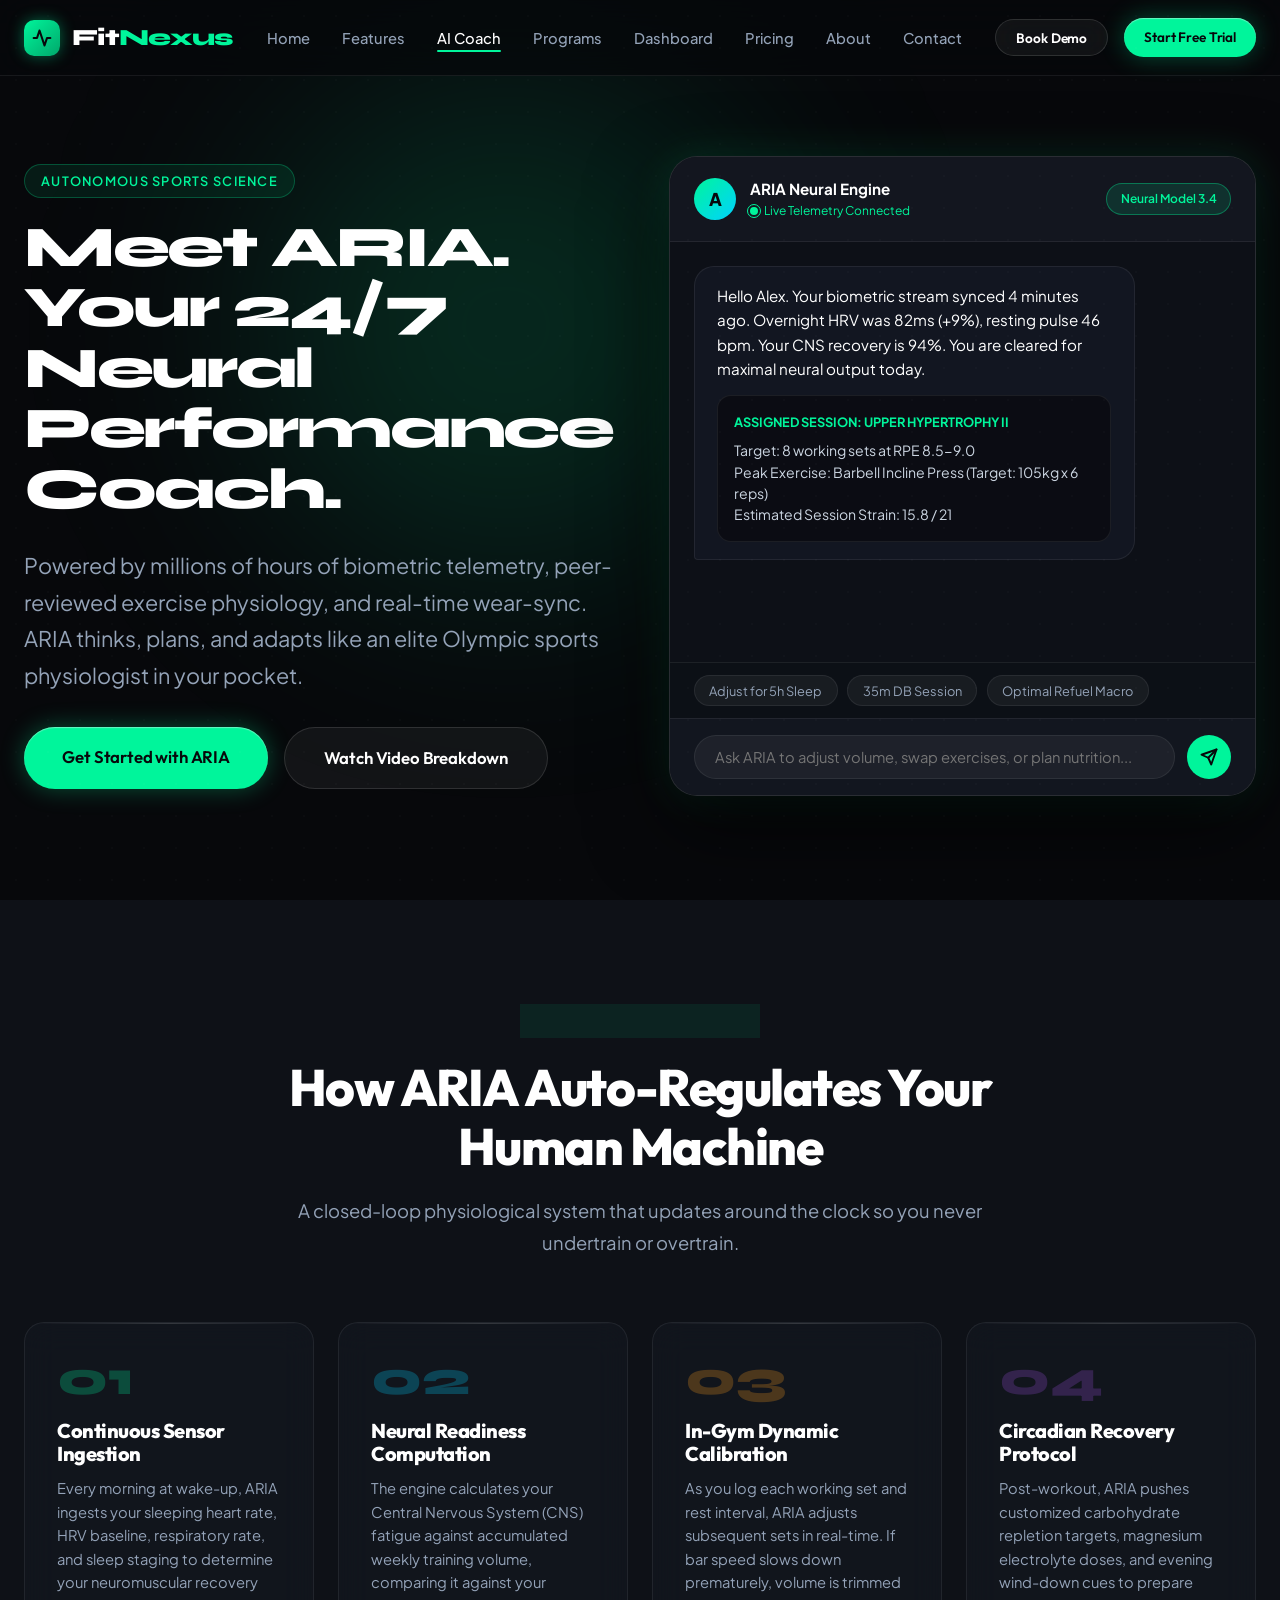
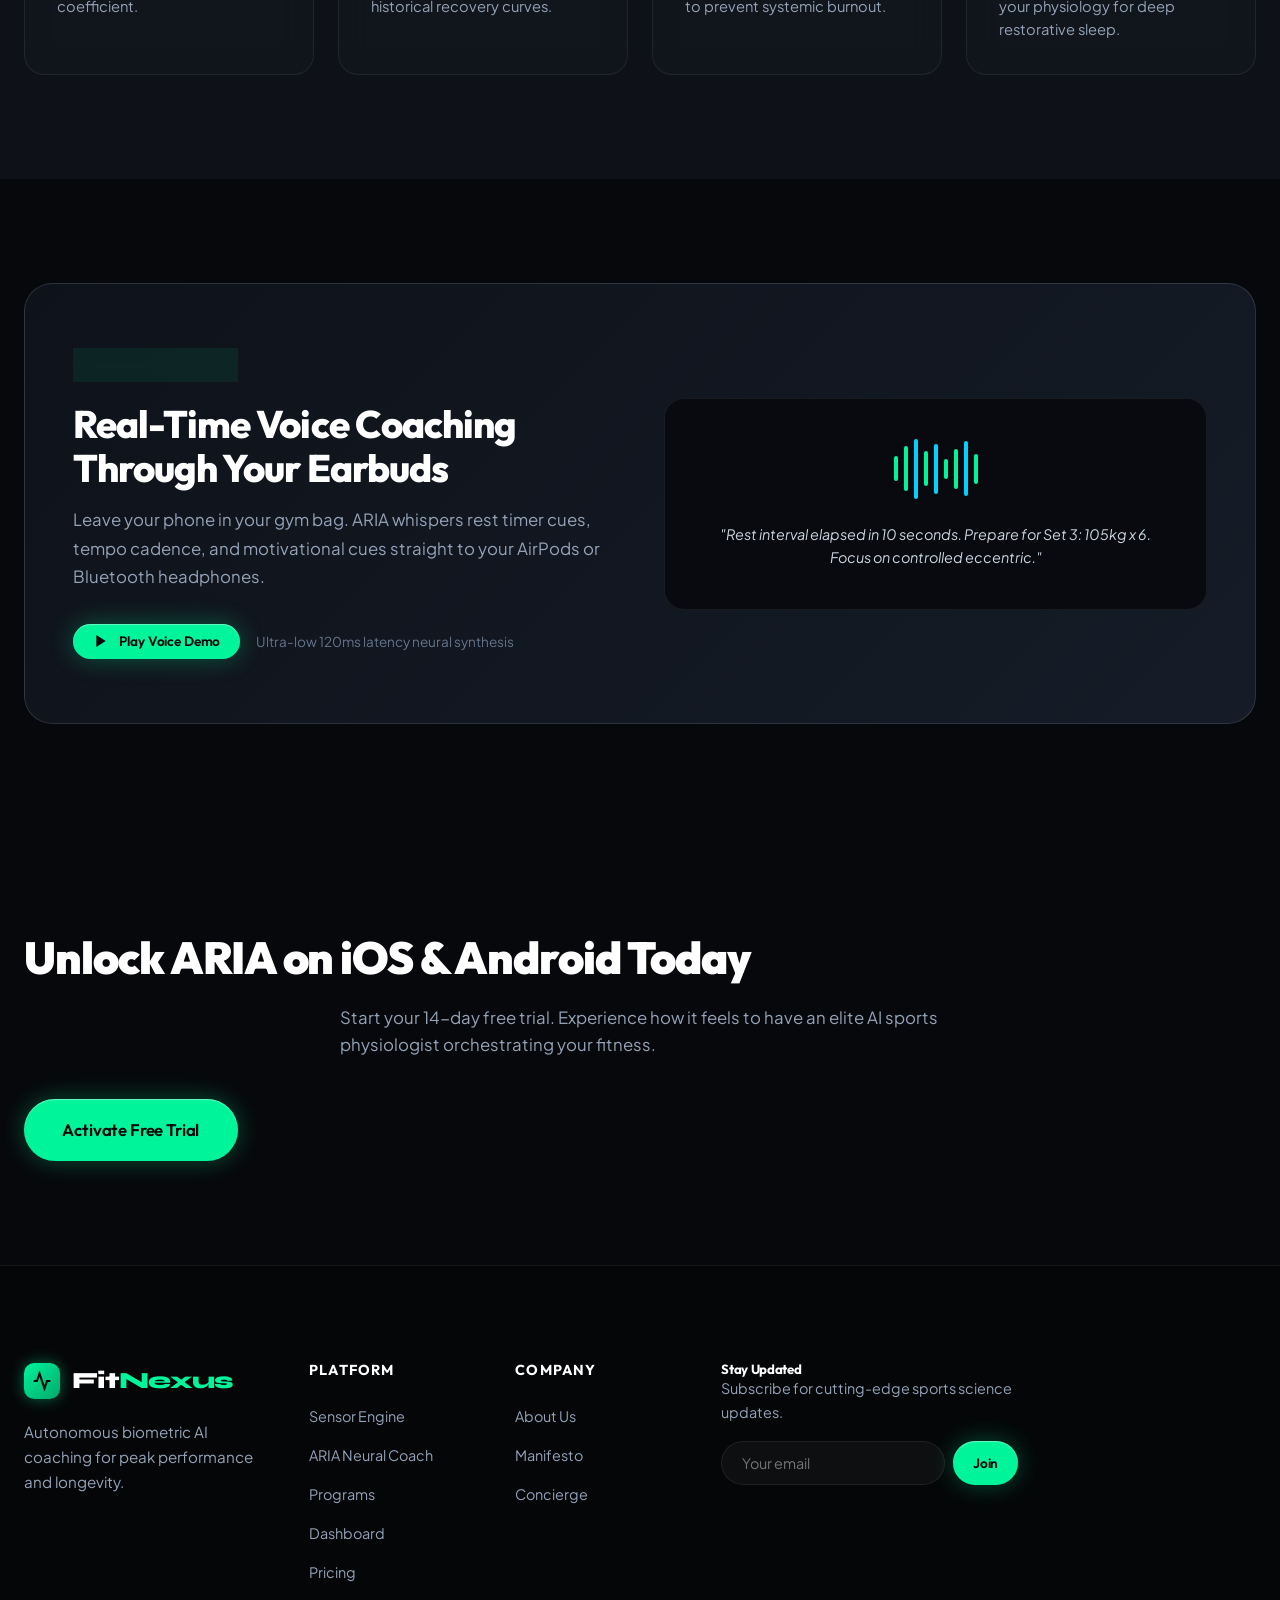
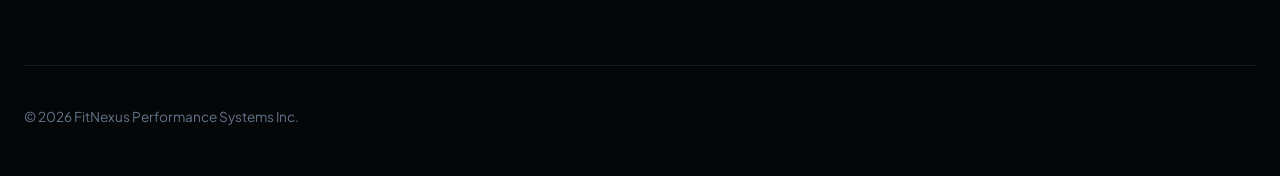
<file: ai-coach.html>
<!DOCTYPE html>
<html lang="en">
<head>
  <meta charset="UTF-8">
  <meta name="viewport" content="width=device-width, initial-scale=1.0">
  <title>ARIA Neural AI Coach — FitNexus Autonomous Fitness Intelligence</title>
  <meta name="description" content="Meet ARIA, the world's most advanced neural sports science coach. Real-time workout generation, biomechanical adjustments, and recovery intelligence.">
  <link rel="stylesheet" href="css/main.css">
  <link rel="stylesheet" href="css/components.css">
  <link rel="stylesheet" href="css/pages.css">
</head>
<body>

  <!-- Sticky Glass Navbar -->
  <header class="navbar">
    <div class="container-wide navbar-container">
      <a href="index.html" class="brand-logo">
        <div class="brand-icon">
          <svg viewBox="0 0 24 24" fill="none" stroke="currentColor" stroke-width="2.5" stroke-linecap="round" stroke-linejoin="round">
            <polyline points="22 12 18 12 15 21 9 3 6 12 2 12"></polyline>
          </svg>
        </div>
        <span>Fit<span class="highlight">Nexus</span></span>
      </a>

      <nav>
        <ul class="nav-menu">
          <li><a href="index.html" class="nav-link">Home</a></li>
          <li><a href="features.html" class="nav-link">Features</a></li>
          <li><a href="ai-coach.html" class="nav-link active">AI Coach</a></li>
          <li><a href="programs.html" class="nav-link">Programs</a></li>
          <li><a href="dashboard.html" class="nav-link">Dashboard</a></li>
          <li><a href="pricing.html" class="nav-link">Pricing</a></li>
          <li><a href="about.html" class="nav-link">About</a></li>
          <li><a href="contact.html" class="nav-link">Contact</a></li>
        </ul>
      </nav>

      <div class="nav-actions">
        <button class="btn btn-secondary btn-sm" data-open-modal="demo-modal">Book Demo</button>
        <a href="pricing.html" class="btn btn-primary btn-sm btn-magnetic">Start Free Trial</a>
        <button class="mobile-toggle" aria-label="Open Navigation Menu">
          <svg viewBox="0 0 24 24" fill="none" stroke="currentColor" stroke-width="2" stroke-linecap="round" stroke-linejoin="round">
            <line x1="3" y1="12" x2="21" y2="12"></line>
            <line x1="3" y1="6" x2="21" y2="6"></line>
            <line x1="3" y1="18" x2="21" y2="18"></line>
          </svg>
        </button>
      </div>
    </div>
  </header>

  <!-- Mobile Drawer -->
  <div class="mobile-drawer">
    <div class="mobile-drawer-header">
      <div class="brand-logo">
        <div class="brand-icon">
          <svg viewBox="0 0 24 24" fill="none" stroke="currentColor" stroke-width="2.5" stroke-linecap="round" stroke-linejoin="round">
            <polyline points="22 12 18 12 15 21 9 3 6 12 2 12"></polyline>
          </svg>
        </div>
        <span>Fit<span class="highlight">Nexus</span></span>
      </div>
      <button class="mobile-drawer-close modal-close" aria-label="Close Menu">&times;</button>
    </div>
    <div class="mobile-nav-links">
      <a href="index.html" class="mobile-nav-link">Home <span>&rarr;</span></a>
      <a href="features.html" class="mobile-nav-link">Features <span>&rarr;</span></a>
      <a href="ai-coach.html" class="mobile-nav-link active">AI Coach <span>&rarr;</span></a>
      <a href="programs.html" class="mobile-nav-link">Programs <span>&rarr;</span></a>
      <a href="dashboard.html" class="mobile-nav-link">Dashboard <span>&rarr;</span></a>
      <a href="pricing.html" class="mobile-nav-link">Pricing <span>&rarr;</span></a>
      <a href="about.html" class="mobile-nav-link">About <span>&rarr;</span></a>
      <a href="contact.html" class="mobile-nav-link">Contact <span>&rarr;</span></a>
    </div>
  </div>

  <!-- AI Coach Hero -->
  <section class="section" style="padding-top: 5rem; position: relative;">
    <div class="ambient-glow glow-emerald" style="width: 500px; height: 500px; top: 0; left: 20%;"></div>
    <div class="container">
      <div class="ai-coach-wrapper">
        <div class="reveal-on-scroll">
          <span class="section-tag">Autonomous Sports Science</span>
          <h1 class="hero-headline" style="font-size: clamp(2.5rem, 4.5vw, 4.2rem);">
            Meet ARIA.<br>
            Your 24/7 Neural Performance Coach.
          </h1>
          <p class="hero-subheading" style="margin-left: 0; margin-right: 0; margin-bottom: 2rem;">
            Powered by millions of hours of biometric telemetry, peer-reviewed exercise physiology, and real-time wear-sync. ARIA thinks, plans, and adapts like an elite Olympic sports physiologist in your pocket.
          </p>
          <div style="display: flex; gap: 1rem; flex-wrap: wrap;">
            <a href="pricing.html" class="btn btn-primary btn-lg btn-magnetic">Get Started with ARIA</a>
            <button class="btn btn-secondary btn-lg" data-open-modal="demo-modal">Watch Video Breakdown</button>
          </div>
        </div>

        <!-- Interactive ARIA Chat Simulator -->
        <div class="ai-chat-device reveal-on-scroll">
          <div class="chat-device-header">
            <div class="chat-coach-profile">
              <div class="chat-coach-avatar">A</div>
              <div>
                <div style="font-weight: 700; font-size: 0.95rem; color: #fff;">ARIA Neural Engine</div>
                <div style="font-size: 0.75rem; color: var(--accent-primary); display: flex; align-items: center; gap: 0.4rem;">
                  <span class="status-dot"></span> Live Telemetry Connected
                </div>
              </div>
            </div>
            <span class="badge-pill active">Neural Model 3.4</span>
          </div>

          <div class="chat-messages-container">
            <div class="chat-bubble ai">
              Hello Alex. Your biometric stream synced 4 minutes ago. Overnight HRV was 82ms (+9%), resting pulse 46 bpm. Your CNS recovery is 94%. You are cleared for maximal neural output today.
              <div class="ai-recommendation-card">
                <div class="ai-card-title">Assigned Session: Upper Hypertrophy II</div>
                <div style="font-size: 0.88rem; color: #cbd5e1; line-height: 1.5;">
                  Target: 8 working sets at RPE 8.5-9.0<br>
                  Peak Exercise: Barbell Incline Press (Target: 105kg x 6 reps)<br>
                  Estimated Session Strain: 15.8 / 21
                </div>
              </div>
            </div>
          </div>

          <!-- Interactive Suggestion Chips -->
          <div class="chat-prompt-chips">
            <button class="prompt-chip" data-prompt="sleep">Adjust for 5h Sleep</button>
            <button class="prompt-chip" data-prompt="quick">35m DB Session</button>
            <button class="prompt-chip" data-prompt="nutrition">Optimal Refuel Macro</button>
          </div>

          <form class="chat-input-bar">
            <input type="text" class="chat-input-field" placeholder="Ask ARIA to adjust volume, swap exercises, or plan nutrition...">
            <button type="submit" class="chat-send-btn" aria-label="Submit Question">
              <svg width="18" height="18" viewBox="0 0 24 24" fill="none" stroke="currentColor" stroke-width="2.5" stroke-linecap="round" stroke-linejoin="round">
                <line x1="22" y1="2" x2="11" y2="13"></line>
                <polygon points="22 2 15 22 11 13 2 9 22 2"></polygon>
              </svg>
            </button>
          </form>
        </div>
      </div>
    </div>
  </section>

  <!-- How It Works: 4-Step Neural Loop -->
  <section class="section" style="background: var(--bg-surface);">
    <div class="container">
      <div class="section-header reveal-on-scroll">
        <span class="section-tag">Continuous Neural Loop</span>
        <h2 class="section-title">How ARIA Auto-Regulates Your Human Machine</h2>
        <p class="section-subtitle">A closed-loop physiological system that updates around the clock so you never undertrain or overtrain.</p>
      </div>

      <div class="grid-4">
        <!-- Step 1 -->
        <div class="card-glass reveal-on-scroll stagger-1">
          <div style="font-size: 3rem; font-weight: 900; color: rgba(0, 245, 155, 0.25); font-family: var(--font-display); line-height: 1; margin-bottom: 1rem;">01</div>
          <h3 style="font-size: 1.25rem; font-weight: 800; margin-bottom: 0.75rem;">Continuous Sensor Ingestion</h3>
          <p style="font-size: 0.92rem; color: var(--text-secondary); line-height: 1.6;">
            Every morning at wake-up, ARIA ingests your sleeping heart rate, HRV baseline, respiratory rate, and sleep staging to determine your neuromuscular recovery coefficient.
          </p>
        </div>

        <!-- Step 2 -->
        <div class="card-glass reveal-on-scroll stagger-2">
          <div style="font-size: 3rem; font-weight: 900; color: rgba(0, 210, 255, 0.25); font-family: var(--font-display); line-height: 1; margin-bottom: 1rem;">02</div>
          <h3 style="font-size: 1.25rem; font-weight: 800; margin-bottom: 0.75rem;">Neural Readiness Computation</h3>
          <p style="font-size: 0.92rem; color: var(--text-secondary); line-height: 1.6;">
            The engine calculates your Central Nervous System (CNS) fatigue against accumulated weekly training volume, comparing it against your historical recovery curves.
          </p>
        </div>

        <!-- Step 3 -->
        <div class="card-glass reveal-on-scroll stagger-3">
          <div style="font-size: 3rem; font-weight: 900; color: rgba(255, 159, 28, 0.25); font-family: var(--font-display); line-height: 1; margin-bottom: 1rem;">03</div>
          <h3 style="font-size: 1.25rem; font-weight: 800; margin-bottom: 0.75rem;">In-Gym Dynamic Calibration</h3>
          <p style="font-size: 0.92rem; color: var(--text-secondary); line-height: 1.6;">
            As you log each working set and rest interval, ARIA adjusts subsequent sets in real-time. If bar speed slows down prematurely, volume is trimmed to prevent systemic burnout.
          </p>
        </div>

        <!-- Step 4 -->
        <div class="card-glass reveal-on-scroll stagger-4">
          <div style="font-size: 3rem; font-weight: 900; color: rgba(157, 78, 221, 0.25); font-family: var(--font-display); line-height: 1; margin-bottom: 1rem;">04</div>
          <h3 style="font-size: 1.25rem; font-weight: 800; margin-bottom: 0.75rem;">Circadian Recovery Protocol</h3>
          <p style="font-size: 0.92rem; color: var(--text-secondary); line-height: 1.6;">
            Post-workout, ARIA pushes customized carbohydrate repletion targets, magnesium electrolyte doses, and evening wind-down cues to prepare your physiology for deep restorative sleep.
          </p>
        </div>
      </div>
    </div>
  </section>

  <!-- Voice Coaching Waveform Teaser -->
  <section class="section">
    <div class="container">
      <div style="background: linear-gradient(135deg, #0e121a 0%, #151c27 100%); border: 1px solid var(--border-medium); border-radius: var(--radius-xl); padding: 4rem 3rem; display: grid; grid-template-columns: 1fr 1fr; gap: 3rem; align-items: center;" class="reveal-on-scroll">
        <div>
          <span class="section-tag">Audio Interface</span>
          <h2 style="font-size: 2.4rem; font-weight: 800; margin-bottom: 1rem;">Real-Time Voice Coaching Through Your Earbuds</h2>
          <p style="color: var(--text-secondary); font-size: 1.05rem; line-height: 1.7; margin-bottom: 2rem;">
            Leave your phone in your gym bag. ARIA whispers rest timer cues, tempo cadence, and motivational cues straight to your AirPods or Bluetooth headphones.
          </p>
          <div style="display: flex; gap: 1rem; align-items: center;">
            <button class="btn btn-primary btn-sm" onclick="showToast('Audio sample playing: ARIA Real-time Rest Cue');">
              <svg width="16" height="16" viewBox="0 0 24 24" fill="currentColor"><polygon points="5 3 19 12 5 21 5 3"></polygon></svg>
              Play Voice Demo
            </button>
            <span style="font-size: 0.85rem; color: var(--text-muted);">Ultra-low 120ms latency neural synthesis</span>
          </div>
        </div>

        <!-- Simulated Audio Waveform -->
        <div style="background: #080a0f; border: 1px solid var(--border-subtle); border-radius: var(--radius-lg); padding: 2.5rem; display: flex; flex-direction: column; align-items: center; justify-content: center; gap: 1.5rem;">
          <div style="display: flex; align-items: center; gap: 6px; height: 60px;">
            <span style="width: 4px; height: 25px; background: var(--accent-primary); border-radius: 4px; animation: wave 1.2s ease-in-out infinite;"></span>
            <span style="width: 4px; height: 45px; background: var(--accent-primary); border-radius: 4px; animation: wave 1.2s ease-in-out infinite 0.1s;"></span>
            <span style="width: 4px; height: 60px; background: var(--accent-secondary); border-radius: 4px; animation: wave 1.2s ease-in-out infinite 0.2s;"></span>
            <span style="width: 4px; height: 35px; background: var(--accent-primary); border-radius: 4px; animation: wave 1.2s ease-in-out infinite 0.3s;"></span>
            <span style="width: 4px; height: 50px; background: var(--accent-secondary); border-radius: 4px; animation: wave 1.2s ease-in-out infinite 0.4s;"></span>
            <span style="width: 4px; height: 20px; background: var(--accent-primary); border-radius: 4px; animation: wave 1.2s ease-in-out infinite 0.5s;"></span>
            <span style="width: 4px; height: 40px; background: var(--accent-primary); border-radius: 4px; animation: wave 1.2s ease-in-out infinite 0.6s;"></span>
            <span style="width: 4px; height: 55px; background: var(--accent-secondary); border-radius: 4px; animation: wave 1.2s ease-in-out infinite 0.7s;"></span>
            <span style="width: 4px; height: 30px; background: var(--accent-primary); border-radius: 4px; animation: wave 1.2s ease-in-out infinite 0.8s;"></span>
          </div>
          <style>
            @keyframes wave {
              0%, 100% { transform: scaleY(0.4); }
              50% { transform: scaleY(1); }
            }
          </style>
          <div style="font-size: 0.9rem; color: #cbd5e1; font-style: italic; text-align: center;">
            "Rest interval elapsed in 10 seconds. Prepare for Set 3: 105kg x 6. Focus on controlled eccentric."
          </div>
        </div>
      </div>
    </div>
  </section>

  <!-- CTA -->
  <section class="section text-center">
    <div class="container reveal-on-scroll">
      <h2 style="font-size: 2.8rem; font-weight: 900; margin-bottom: 1.25rem;">Unlock ARIA on iOS & Android Today</h2>
      <p style="color: var(--text-secondary); max-width: 600px; margin: 0 auto 2.5rem auto;">
        Start your 14-day free trial. Experience how it feels to have an elite AI sports physiologist orchestrating your fitness.
      </p>
      <a href="pricing.html" class="btn btn-primary btn-lg btn-magnetic">Activate Free Trial</a>
    </div>
  </section>

  <!-- Footer -->
  <footer class="footer">
    <div class="container">
      <div class="footer-top">
        <div class="footer-brand">
          <a href="index.html" class="brand-logo">
            <div class="brand-icon"><svg viewBox="0 0 24 24" fill="none" stroke="currentColor" stroke-width="2.5"><polyline points="22 12 18 12 15 21 9 3 6 12 2 12"></polyline></svg></div>
            <span>Fit<span class="highlight">Nexus</span></span>
          </a>
          <p>Autonomous biometric AI coaching for peak performance and longevity.</p>
        </div>
        <div class="footer-col">
          <h5>Platform</h5>
          <ul class="footer-links">
            <li><a href="features.html">Sensor Engine</a></li>
            <li><a href="ai-coach.html">ARIA Neural Coach</a></li>
            <li><a href="programs.html">Programs</a></li>
            <li><a href="dashboard.html">Dashboard</a></li>
            <li><a href="pricing.html">Pricing</a></li>
          </ul>
        </div>
        <div class="footer-col">
          <h5>Company</h5>
          <ul class="footer-links">
            <li><a href="about.html">About Us</a></li>
            <li><a href="about.html">Manifesto</a></li>
            <li><a href="contact.html">Concierge</a></li>
          </ul>
        </div>
        <div class="footer-newsletter">
          <h5>Stay Updated</h5>
          <p>Subscribe for cutting-edge sports science updates.</p>
          <form class="newsletter-form">
            <input type="email" class="newsletter-input" placeholder="Your email" required>
            <button type="submit" class="btn btn-primary btn-sm">Join</button>
          </form>
        </div>
      </div>
      <div class="footer-bottom">
        <div>&copy; 2026 FitNexus Performance Systems Inc.</div>
      </div>
    </div>
  </footer>

  <script src="js/main.js"></script>
  <script src="js/interactive.js"></script>
</body>
</html>
</file>
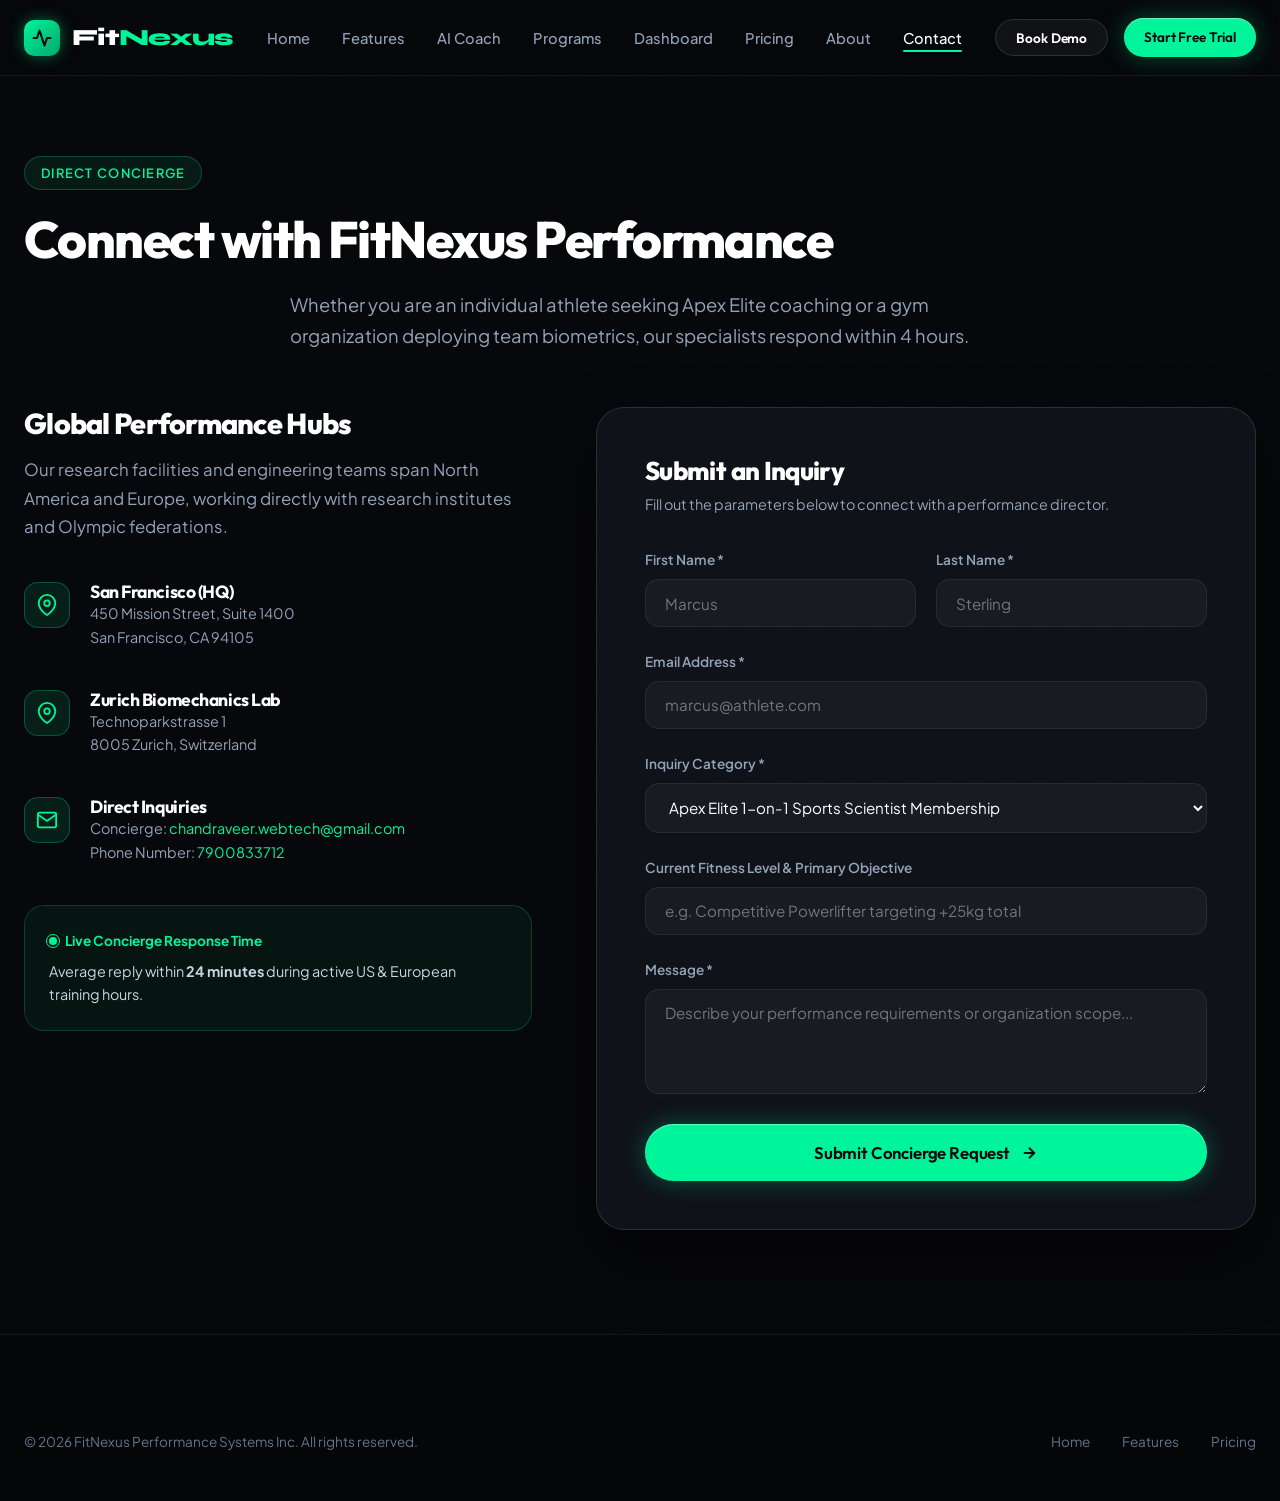
<file: contact.html>
<!DOCTYPE html>
<html lang="en">
<head>
  <meta charset="UTF-8">
  <meta name="viewport" content="width=device-width, initial-scale=1.0">
  <title>Contact & Concierge — FitNexus Fitness Platform</title>
  <meta name="description" content="Get in touch with FitNexus. Inquire about enterprise athletic licenses, Apex Elite memberships, or schedule an executive walkthrough.">
  <link rel="stylesheet" href="css/main.css">
  <link rel="stylesheet" href="css/components.css">
  <link rel="stylesheet" href="css/pages.css">
</head>
<body>

  <!-- Sticky Glass Navbar -->
  <header class="navbar">
    <div class="container-wide navbar-container">
      <a href="index.html" class="brand-logo">
        <div class="brand-icon">
          <svg viewBox="0 0 24 24" fill="none" stroke="currentColor" stroke-width="2.5" stroke-linecap="round" stroke-linejoin="round">
            <polyline points="22 12 18 12 15 21 9 3 6 12 2 12"></polyline>
          </svg>
        </div>
        <span>Fit<span class="highlight">Nexus</span></span>
      </a>

      <nav>
        <ul class="nav-menu">
          <li><a href="index.html" class="nav-link">Home</a></li>
          <li><a href="features.html" class="nav-link">Features</a></li>
          <li><a href="ai-coach.html" class="nav-link">AI Coach</a></li>
          <li><a href="programs.html" class="nav-link">Programs</a></li>
          <li><a href="dashboard.html" class="nav-link">Dashboard</a></li>
          <li><a href="pricing.html" class="nav-link">Pricing</a></li>
          <li><a href="about.html" class="nav-link">About</a></li>
          <li><a href="contact.html" class="nav-link active">Contact</a></li>
        </ul>
      </nav>

      <div class="nav-actions">
        <button class="btn btn-secondary btn-sm" data-open-modal="demo-modal">Book Demo</button>
        <a href="pricing.html" class="btn btn-primary btn-sm btn-magnetic">Start Free Trial</a>
        <button class="mobile-toggle" aria-label="Open Navigation Menu">
          <svg viewBox="0 0 24 24" fill="none" stroke="currentColor" stroke-width="2" stroke-linecap="round" stroke-linejoin="round">
            <line x1="3" y1="12" x2="21" y2="12"></line>
            <line x1="3" y1="6" x2="21" y2="6"></line>
            <line x1="3" y1="18" x2="21" y2="18"></line>
          </svg>
        </button>
      </div>
    </div>
  </header>

  <!-- Mobile Drawer -->
  <div class="mobile-drawer">
    <div class="mobile-drawer-header">
      <div class="brand-logo">
        <div class="brand-icon"><svg viewBox="0 0 24 24" fill="none" stroke="currentColor" stroke-width="2.5"><polyline points="22 12 18 12 15 21 9 3 6 12 2 12"></polyline></svg></div>
        <span>Fit<span class="highlight">Nexus</span></span>
      </div>
      <button class="mobile-drawer-close modal-close">&times;</button>
    </div>
    <div class="mobile-nav-links">
      <a href="index.html" class="mobile-nav-link">Home <span>&rarr;</span></a>
      <a href="features.html" class="mobile-nav-link">Features <span>&rarr;</span></a>
      <a href="ai-coach.html" class="mobile-nav-link">AI Coach <span>&rarr;</span></a>
      <a href="programs.html" class="mobile-nav-link">Programs <span>&rarr;</span></a>
      <a href="dashboard.html" class="mobile-nav-link">Dashboard <span>&rarr;</span></a>
      <a href="pricing.html" class="mobile-nav-link">Pricing <span>&rarr;</span></a>
      <a href="about.html" class="mobile-nav-link">About <span>&rarr;</span></a>
      <a href="contact.html" class="mobile-nav-link active">Contact <span>&rarr;</span></a>
    </div>
  </div>

  <!-- Header -->
  <section class="section" style="padding-top: 5rem; padding-bottom: 2.5rem;">
    <div class="container text-center">
      <span class="section-tag">Direct Concierge</span>
      <h1 class="section-title">Connect with FitNexus Performance</h1>
      <p class="section-subtitle" style="max-width: 700px; margin: 0 auto;">
        Whether you are an individual athlete seeking Apex Elite coaching or a gym organization deploying team biometrics, our specialists respond within 4 hours.
      </p>
    </div>
  </section>

  <!-- Main Contact Grid -->
  <section class="section" style="padding-top: 1rem;">
    <div class="container">
      <div class="contact-grid">
        <!-- Left: Contact Details & Global Hubs -->
        <div class="contact-info-panel reveal-on-scroll">
          <div>
            <h3 style="font-size: 1.8rem; font-weight: 800; margin-bottom: 1rem;">Global Performance Hubs</h3>
            <p style="color: var(--text-secondary); line-height: 1.7;">
              Our research facilities and engineering teams span North America and Europe, working directly with research institutes and Olympic federations.
            </p>
          </div>

          <div class="contact-card-item">
            <div class="contact-icon-box">
              <svg width="22" height="22" viewBox="0 0 24 24" fill="none" stroke="currentColor" stroke-width="2"><path d="M21 10c0 7-9 13-9 13s-9-6-9-13a9 9 0 0 1 18 0z"></path><circle cx="12" cy="10" r="3"></circle></svg>
            </div>
            <div>
              <h4 style="font-size: 1.1rem; font-weight: 700;">San Francisco (HQ)</h4>
              <p style="color: var(--text-secondary); font-size: 0.9rem;">450 Mission Street, Suite 1400<br>San Francisco, CA 94105</p>
            </div>
          </div>

          <div class="contact-card-item">
            <div class="contact-icon-box">
              <svg width="22" height="22" viewBox="0 0 24 24" fill="none" stroke="currentColor" stroke-width="2"><path d="M21 10c0 7-9 13-9 13s-9-6-9-13a9 9 0 0 1 18 0z"></path><circle cx="12" cy="10" r="3"></circle></svg>
            </div>
            <div>
              <h4 style="font-size: 1.1rem; font-weight: 700;">Zurich Biomechanics Lab</h4>
              <p style="color: var(--text-secondary); font-size: 0.9rem;">Technoparkstrasse 1<br>8005 Zurich, Switzerland</p>
            </div>
          </div>

          <div class="contact-card-item">
            <div class="contact-icon-box">
              <svg width="22" height="22" viewBox="0 0 24 24" fill="none" stroke="currentColor" stroke-width="2"><path d="M4 4h16c1.1 0 2 .9 2 2v12c0 1.1-.9 2-2 2H4c-1.1 0-2-.9-2-2V6c0-1.1.9-2 2-2z"></path><polyline points="22,6 12,13 2,6"></polyline></svg>
            </div>
            <div>
              <h4 style="font-size: 1.1rem; font-weight: 700;">Direct Inquiries</h4>
              <p style="color: var(--text-secondary); font-size: 0.9rem;">
                Concierge: <a href="mailto:chandraveer.webtech@gmail.com" style="color: var(--accent-primary);">chandraveer.webtech@gmail.com</a><br>
                Phone Number: <a href="tel:7900833712" style="color: var(--accent-primary);">7900833712</a>
              </p>
            </div>
          </div>

          <div style="padding: 1.5rem; background: rgba(0,245,155,0.05); border: 1px solid rgba(0,245,155,0.2); border-radius: var(--radius-lg);">
            <div style="display: flex; align-items: center; gap: 0.5rem; margin-bottom: 0.5rem;">
              <span class="status-dot"></span>
              <span style="font-size: 0.85rem; font-weight: 700; color: var(--accent-primary);">Live Concierge Response Time</span>
            </div>
            <div style="font-size: 0.9rem; color: #cbd5e1;">Average reply within <strong>24 minutes</strong> during active US & European training hours.</div>
          </div>
        </div>

        <!-- Right: Interactive Inquiry Form -->
        <div class="contact-form-panel reveal-on-scroll">
          <h3 style="font-size: 1.6rem; font-weight: 800; margin-bottom: 0.5rem;">Submit an Inquiry</h3>
          <p style="color: var(--text-secondary); font-size: 0.9rem; margin-bottom: 2rem;">Fill out the parameters below to connect with a performance director.</p>

          <form id="contact-inquiry-form">
            <div style="display: grid; grid-template-columns: 1fr 1fr; gap: 1.25rem;">
              <div class="form-group">
                <label class="form-label">First Name *</label>
                <input type="text" class="form-input" placeholder="Marcus" required>
              </div>
              <div class="form-group">
                <label class="form-label">Last Name *</label>
                <input type="text" class="form-input" placeholder="Sterling" required>
              </div>
            </div>

            <div class="form-group">
              <label class="form-label">Email Address *</label>
              <input type="email" class="form-input" placeholder="marcus@athlete.com" required>
            </div>

            <div class="form-group">
              <label class="form-label">Inquiry Category *</label>
              <select class="form-select" required>
                <option value="apex">Apex Elite 1-on-1 Sports Scientist Membership</option>
                <option value="enterprise">Commercial Gym or University Team Licensing</option>
                <option value="sponsorship">Professional Athlete Sponsorship</option>
                <option value="api">Wearable API & Research Integration</option>
                <option value="press">Press, Media & Podcasts</option>
              </select>
            </div>

            <div class="form-group">
              <label class="form-label">Current Fitness Level & Primary Objective</label>
              <input type="text" class="form-input" placeholder="e.g. Competitive Powerlifter targeting +25kg total">
            </div>

            <div class="form-group">
              <label class="form-label">Message *</label>
              <textarea class="form-textarea" rows="4" placeholder="Describe your performance requirements or organization scope..." required></textarea>
            </div>

            <button type="submit" class="btn btn-primary btn-lg btn-magnetic" style="width: 100%;">
              <span>Submit Concierge Request</span>
              <svg width="18" height="18" viewBox="0 0 24 24" fill="none" stroke="currentColor" stroke-width="2.5"><line x1="5" y1="12" x2="19" y2="12"></line><polyline points="12 5 19 12 12 19"></polyline></svg>
            </button>
          </form>
        </div>
      </div>
    </div>
  </section>

  <!-- Global Footer -->
  <footer class="footer">
    <div class="container">
      <div class="footer-bottom" style="border-top: none; padding-top: 0;">
        <div>&copy; 2026 FitNexus Performance Systems Inc. All rights reserved.</div>
        <div style="display: flex; gap: 2rem;">
          <a href="index.html">Home</a>
          <a href="features.html">Features</a>
          <a href="pricing.html">Pricing</a>
        </div>
      </div>
    </div>
  </footer>

  <script src="js/main.js"></script>
  <script src="js/interactive.js"></script>
</body>
</html>
</file>
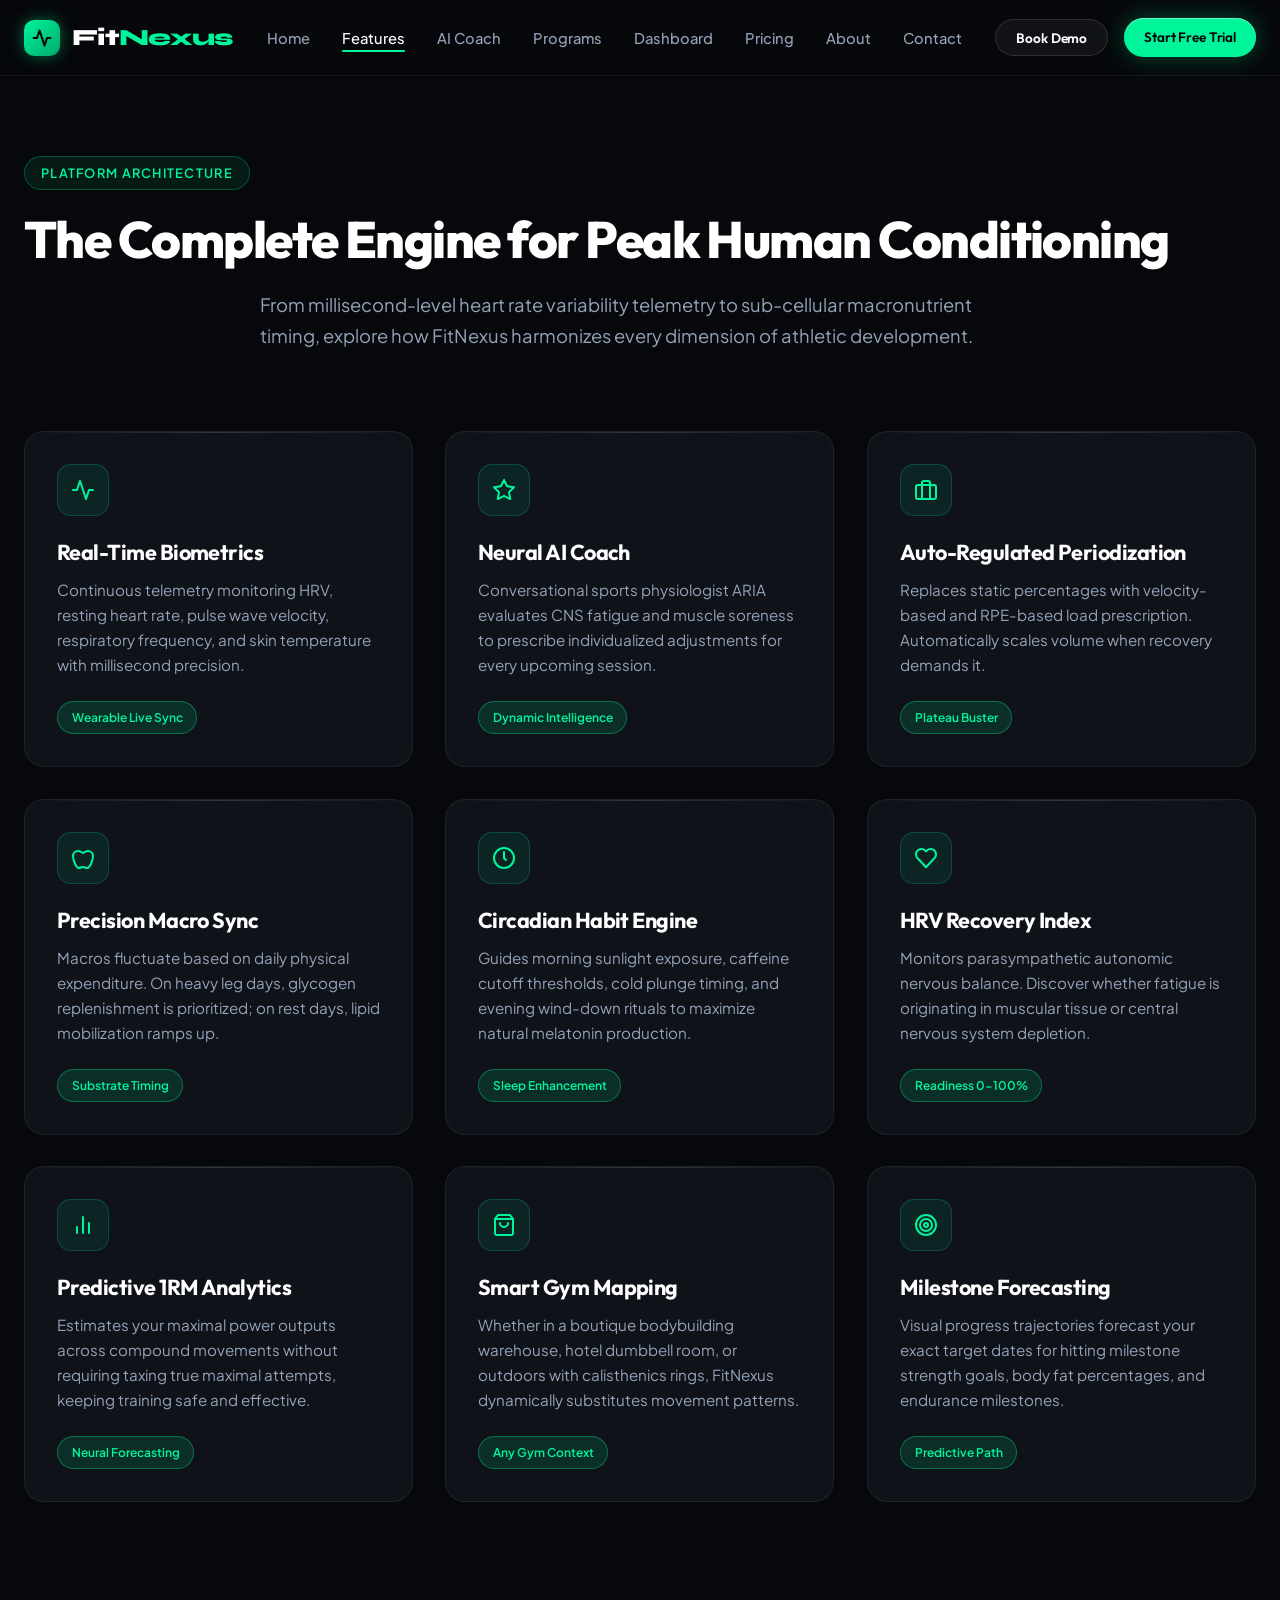
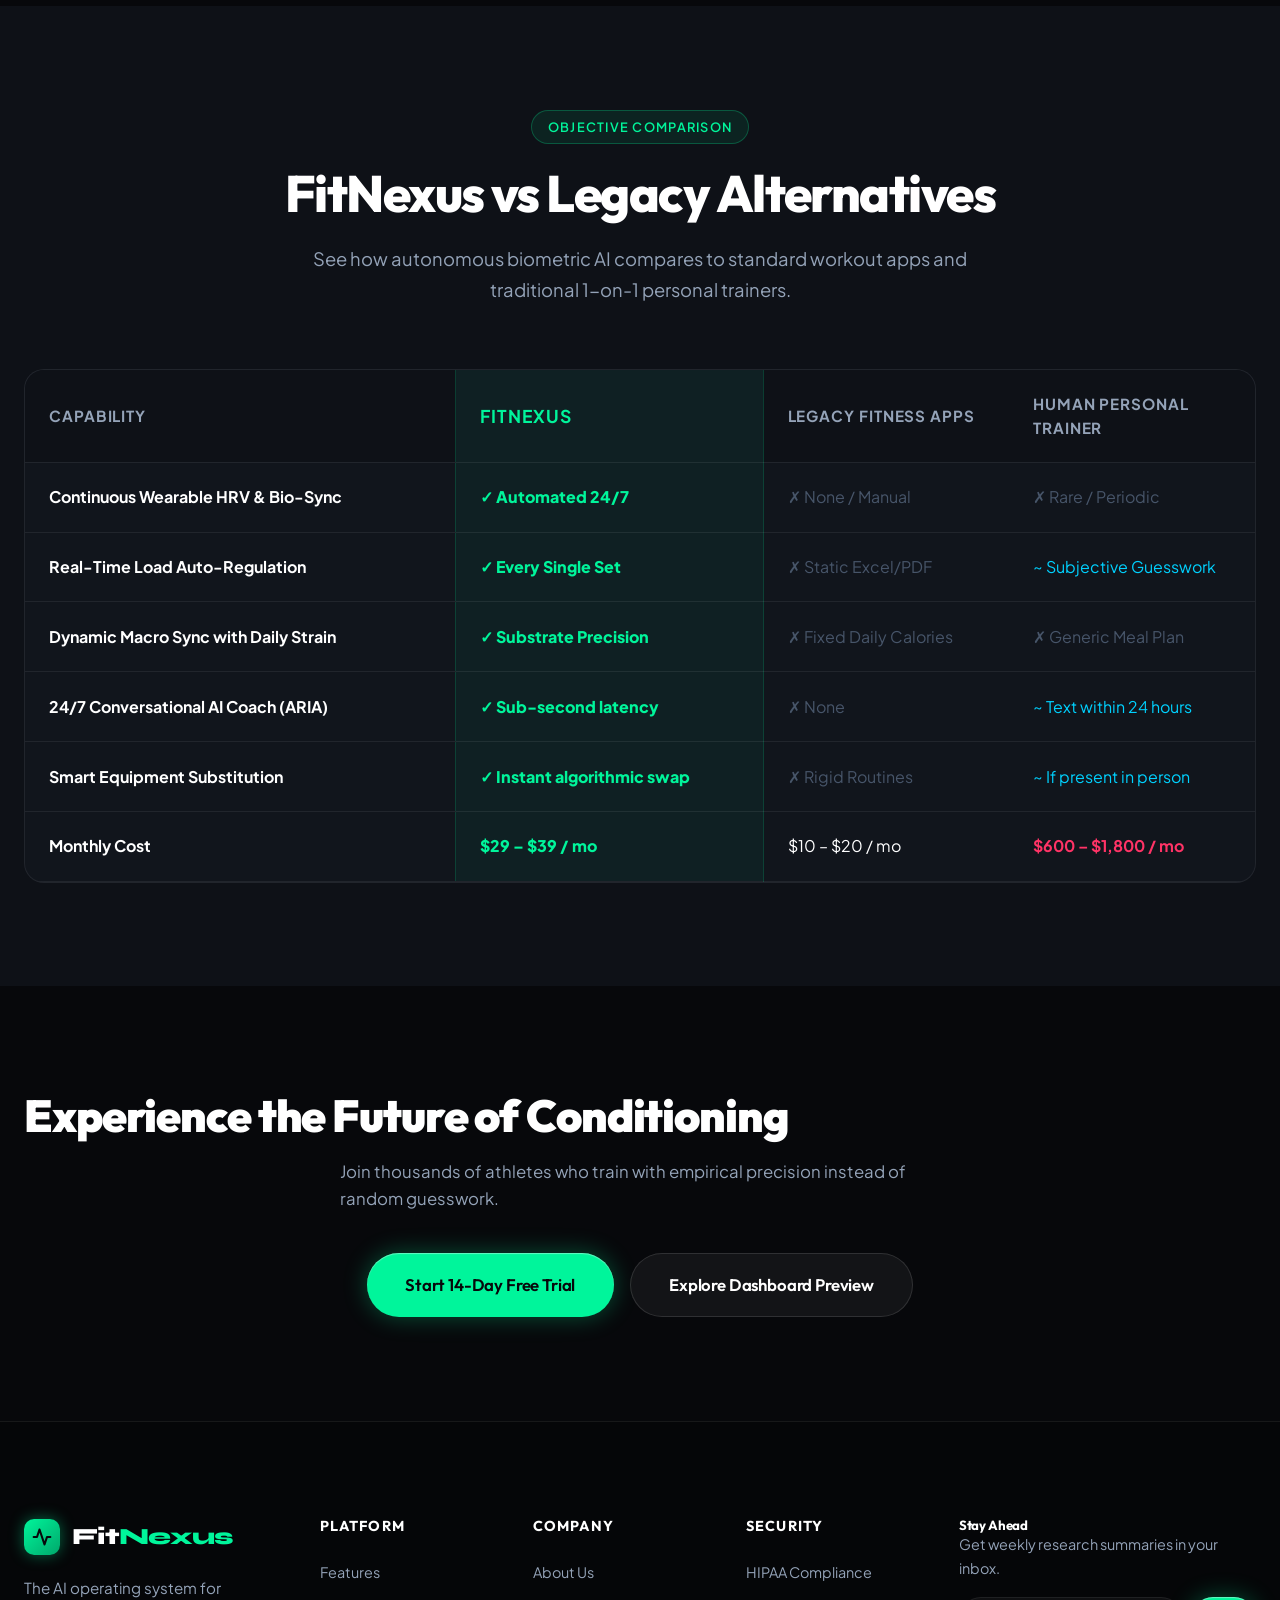
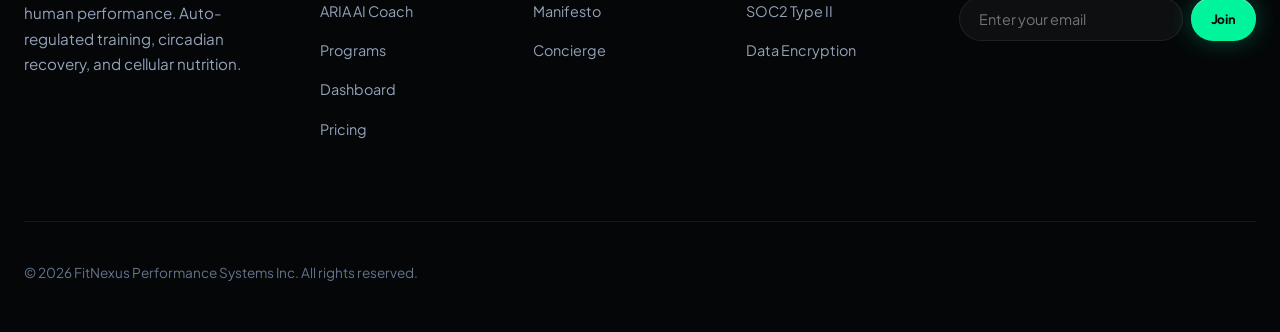
<file: features.html>
<!DOCTYPE html>
<html lang="en">
<head>
  <meta charset="UTF-8">
  <meta name="viewport" content="width=device-width, initial-scale=1.0">
  <title>Features & Architecture — FitNexus Fitness Platform</title>
  <meta name="description" content="Explore the 10 core pillars of FitNexus: Biometric auto-regulation, AI periodization, metabolic nutrition, recovery tracking, and performance analytics.">
  <link rel="stylesheet" href="css/main.css">
  <link rel="stylesheet" href="css/components.css">
  <link rel="stylesheet" href="css/pages.css">
</head>
<body>

  <!-- Sticky Glass Navbar -->
  <header class="navbar">
    <div class="container-wide navbar-container">
      <a href="index.html" class="brand-logo">
        <div class="brand-icon">
          <svg viewBox="0 0 24 24" fill="none" stroke="currentColor" stroke-width="2.5" stroke-linecap="round" stroke-linejoin="round">
            <polyline points="22 12 18 12 15 21 9 3 6 12 2 12"></polyline>
          </svg>
        </div>
        <span>Fit<span class="highlight">Nexus</span></span>
      </a>

      <nav>
        <ul class="nav-menu">
          <li><a href="index.html" class="nav-link">Home</a></li>
          <li><a href="features.html" class="nav-link active">Features</a></li>
          <li><a href="ai-coach.html" class="nav-link">AI Coach</a></li>
          <li><a href="programs.html" class="nav-link">Programs</a></li>
          <li><a href="dashboard.html" class="nav-link">Dashboard</a></li>
          <li><a href="pricing.html" class="nav-link">Pricing</a></li>
          <li><a href="about.html" class="nav-link">About</a></li>
          <li><a href="contact.html" class="nav-link">Contact</a></li>
        </ul>
      </nav>

      <div class="nav-actions">
        <button class="btn btn-secondary btn-sm" data-open-modal="demo-modal">Book Demo</button>
        <a href="pricing.html" class="btn btn-primary btn-sm btn-magnetic">Start Free Trial</a>
        <button class="mobile-toggle" aria-label="Open Navigation Menu">
          <svg viewBox="0 0 24 24" fill="none" stroke="currentColor" stroke-width="2" stroke-linecap="round" stroke-linejoin="round">
            <line x1="3" y1="12" x2="21" y2="12"></line>
            <line x1="3" y1="6" x2="21" y2="6"></line>
            <line x1="3" y1="18" x2="21" y2="18"></line>
          </svg>
        </button>
      </div>
    </div>
  </header>

  <!-- Mobile Drawer -->
  <div class="mobile-drawer">
    <div class="mobile-drawer-header">
      <div class="brand-logo">
        <div class="brand-icon">
          <svg viewBox="0 0 24 24" fill="none" stroke="currentColor" stroke-width="2.5" stroke-linecap="round" stroke-linejoin="round">
            <polyline points="22 12 18 12 15 21 9 3 6 12 2 12"></polyline>
          </svg>
        </div>
        <span>Fit<span class="highlight">Nexus</span></span>
      </div>
      <button class="mobile-drawer-close modal-close" aria-label="Close Menu">&times;</button>
    </div>
    <div class="mobile-nav-links">
      <a href="index.html" class="mobile-nav-link">Home <span>&rarr;</span></a>
      <a href="features.html" class="mobile-nav-link active">Features <span>&rarr;</span></a>
      <a href="ai-coach.html" class="mobile-nav-link">AI Coach <span>&rarr;</span></a>
      <a href="programs.html" class="mobile-nav-link">Programs <span>&rarr;</span></a>
      <a href="dashboard.html" class="mobile-nav-link">Dashboard <span>&rarr;</span></a>
      <a href="pricing.html" class="mobile-nav-link">Pricing <span>&rarr;</span></a>
      <a href="about.html" class="mobile-nav-link">About <span>&rarr;</span></a>
      <a href="contact.html" class="mobile-nav-link">Contact <span>&rarr;</span></a>
    </div>
  </div>

  <!-- Hero Features Header -->
  <section class="section" style="padding-top: 5rem; padding-bottom: 3rem;">
    <div class="container text-center">
      <span class="section-tag">Platform Architecture</span>
      <h1 class="section-title">The Complete Engine for Peak Human Conditioning</h1>
      <p class="section-subtitle" style="max-width: 760px; margin: 0 auto;">
        From millisecond-level heart rate variability telemetry to sub-cellular macronutrient timing, explore how FitNexus harmonizes every dimension of athletic development.
      </p>
    </div>
  </section>

  <!-- Feature Grid: 10 Core Verticals -->
  <section class="section" style="padding-top: 2rem;">
    <div class="container">
      <div class="grid-3">
        <!-- 1. Real-time Biometric Tracking -->
        <div class="card-glass feature-card reveal-on-scroll stagger-1">
          <div class="feature-icon-wrapper">
            <svg width="24" height="24" viewBox="0 0 24 24" fill="none" stroke="currentColor" stroke-width="2" stroke-linecap="round" stroke-linejoin="round">
              <path d="M22 12h-4l-3 9L9 3l-3 9H2"></path>
            </svg>
          </div>
          <h3 class="feature-title">Real-Time Biometrics</h3>
          <p class="feature-desc">Continuous telemetry monitoring HRV, resting heart rate, pulse wave velocity, respiratory frequency, and skin temperature with millisecond precision.</p>
          <div class="badge-pill active" style="align-self: flex-start; margin-top: auto;">Wearable Live Sync</div>
        </div>

        <!-- 2. AI Neural Coach (ARIA) -->
        <div class="card-glass feature-card reveal-on-scroll stagger-2">
          <div class="feature-icon-wrapper">
            <svg width="24" height="24" viewBox="0 0 24 24" fill="none" stroke="currentColor" stroke-width="2" stroke-linecap="round" stroke-linejoin="round">
              <polygon points="12 2 15.09 8.26 22 9.27 17 14.14 18.18 21.02 12 17.77 5.82 21.02 7 14.14 2 9.27 8.91 8.26 12 2"></polygon>
            </svg>
          </div>
          <h3 class="feature-title">Neural AI Coach</h3>
          <p class="feature-desc">Conversational sports physiologist ARIA evaluates CNS fatigue and muscle soreness to prescribe individualized adjustments for every upcoming session.</p>
          <div class="badge-pill active" style="align-self: flex-start; margin-top: auto;">Dynamic Intelligence</div>
        </div>

        <!-- 3. Dynamic Workout Periodization -->
        <div class="card-glass feature-card reveal-on-scroll stagger-3">
          <div class="feature-icon-wrapper">
            <svg width="24" height="24" viewBox="0 0 24 24" fill="none" stroke="currentColor" stroke-width="2" stroke-linecap="round" stroke-linejoin="round">
              <rect x="2" y="7" width="20" height="14" rx="2" ry="2"></rect>
              <path d="M16 21V5a2 2 0 0 0-2-2h-4a2 2 0 0 0-2 2v16"></path>
            </svg>
          </div>
          <h3 class="feature-title">Auto-Regulated Periodization</h3>
          <p class="feature-desc">Replaces static percentages with velocity-based and RPE-based load prescription. Automatically scales volume when recovery demands it.</p>
          <div class="badge-pill active" style="align-self: flex-start; margin-top: auto;">Plateau Buster</div>
        </div>

        <!-- 4. Precision Nutrition Planning -->
        <div class="card-glass feature-card reveal-on-scroll stagger-1">
          <div class="feature-icon-wrapper">
            <svg width="24" height="24" viewBox="0 0 24 24" fill="none" stroke="currentColor" stroke-width="2" stroke-linecap="round" stroke-linejoin="round">
              <path d="M12 20.94c1.5 0 2.75 1.06 4 1.06 3 0 6-8 6-12.22A4.91 4.91 0 0 0 17 5c-2.22 0-4 1.44-5 2-1-.56-2.78-2-5-2a4.9 4.9 0 0 0-5 4.78C2 14 5 22 8 22c1.25 0 2.5-1.06 4-1.06Z"></path>
            </svg>
          </div>
          <h3 class="feature-title">Precision Macro Sync</h3>
          <p class="feature-desc">Macros fluctuate based on daily physical expenditure. On heavy leg days, glycogen replenishment is prioritized; on rest days, lipid mobilization ramps up.</p>
          <div class="badge-pill active" style="align-self: flex-start; margin-top: auto;">Substrate Timing</div>
        </div>

        <!-- 5. Circadian Habit Stacking -->
        <div class="card-glass feature-card reveal-on-scroll stagger-2">
          <div class="feature-icon-wrapper">
            <svg width="24" height="24" viewBox="0 0 24 24" fill="none" stroke="currentColor" stroke-width="2" stroke-linecap="round" stroke-linejoin="round">
              <circle cx="12" cy="12" r="10"></circle>
              <polyline points="12 6 12 12 14 14"></polyline>
            </svg>
          </div>
          <h3 class="feature-title">Circadian Habit Engine</h3>
          <p class="feature-desc">Guides morning sunlight exposure, caffeine cutoff thresholds, cold plunge timing, and evening wind-down rituals to maximize natural melatonin production.</p>
          <div class="badge-pill active" style="align-self: flex-start; margin-top: auto;">Sleep Enhancement</div>
        </div>

        <!-- 6. Recovery & HRV Analysis -->
        <div class="card-glass feature-card reveal-on-scroll stagger-3">
          <div class="feature-icon-wrapper">
            <svg width="24" height="24" viewBox="0 0 24 24" fill="none" stroke="currentColor" stroke-width="2" stroke-linecap="round" stroke-linejoin="round">
              <path d="M20.42 4.58a5.4 5.4 0 0 0-7.65 0l-.77.78-.77-.78a5.4 5.4 0 0 0-7.65 7.65l.77.78L12 21.23l7.65-8.22.77-.78a5.4 5.4 0 0 0 0-7.65z"></path>
            </svg>
          </div>
          <h3 class="feature-title">HRV Recovery Index</h3>
          <p class="feature-desc">Monitors parasympathetic autonomic nervous balance. Discover whether fatigue is originating in muscular tissue or central nervous system depletion.</p>
          <div class="badge-pill active" style="align-self: flex-start; margin-top: auto;">Readiness 0-100%</div>
        </div>

        <!-- 7. Predictive 1RM & Analytics -->
        <div class="card-glass feature-card reveal-on-scroll stagger-1">
          <div class="feature-icon-wrapper">
            <svg width="24" height="24" viewBox="0 0 24 24" fill="none" stroke="currentColor" stroke-width="2" stroke-linecap="round" stroke-linejoin="round">
              <line x1="18" y1="20" x2="18" y2="10"></line>
              <line x1="12" y1="20" x2="12" y2="4"></line>
              <line x1="6" y1="20" x2="6" y2="14"></line>
            </svg>
          </div>
          <h3 class="feature-title">Predictive 1RM Analytics</h3>
          <p class="feature-desc">Estimates your maximal power outputs across compound movements without requiring taxing true maximal attempts, keeping training safe and effective.</p>
          <div class="badge-pill active" style="align-self: flex-start; margin-top: auto;">Neural Forecasting</div>
        </div>

        <!-- 8. Equipment Auto-Adaptation -->
        <div class="card-glass feature-card reveal-on-scroll stagger-2">
          <div class="feature-icon-wrapper">
            <svg width="24" height="24" viewBox="0 0 24 24" fill="none" stroke="currentColor" stroke-width="2" stroke-linecap="round" stroke-linejoin="round">
              <path d="M6 2L3 6v14a2 2 0 0 0 2 2h14a2 2 0 0 0 2-2V6l-3-4z"></path>
              <line x1="3" y1="6" x2="21" y2="6"></line>
              <path d="M16 10a4 4 0 0 1-8 0"></path>
            </svg>
          </div>
          <h3 class="feature-title">Smart Gym Mapping</h3>
          <p class="feature-desc">Whether in a boutique bodybuilding warehouse, hotel dumbbell room, or outdoors with calisthenics rings, FitNexus dynamically substitutes movement patterns.</p>
          <div class="badge-pill active" style="align-self: flex-start; margin-top: auto;">Any Gym Context</div>
        </div>

        <!-- 9. Goal Management & Progression -->
        <div class="card-glass feature-card reveal-on-scroll stagger-3">
          <div class="feature-icon-wrapper">
            <svg width="24" height="24" viewBox="0 0 24 24" fill="none" stroke="currentColor" stroke-width="2" stroke-linecap="round" stroke-linejoin="round">
              <circle cx="12" cy="12" r="10"></circle>
              <circle cx="12" cy="12" r="6"></circle>
              <circle cx="12" cy="12" r="2"></circle>
            </svg>
          </div>
          <h3 class="feature-title">Milestone Forecasting</h3>
          <p class="feature-desc">Visual progress trajectories forecast your exact target dates for hitting milestone strength goals, body fat percentages, and endurance milestones.</p>
          <div class="badge-pill active" style="align-self: flex-start; margin-top: auto;">Predictive Path</div>
        </div>
      </div>
    </div>
  </section>

  <!-- Feature Comparison Matrix -->
  <section class="section" style="background: var(--bg-surface);">
    <div class="container">
      <div class="section-header reveal-on-scroll">
        <span class="section-tag">Objective Comparison</span>
        <h2 class="section-title">FitNexus vs Legacy Alternatives</h2>
        <p class="section-subtitle">See how autonomous biometric AI compares to standard workout apps and traditional 1-on-1 personal trainers.</p>
      </div>

      <div class="comparison-table-wrapper reveal-on-scroll">
        <table class="comparison-table">
          <thead>
            <tr>
              <th style="width: 35%;">Capability</th>
              <th class="col-highlight" style="width: 25%; font-size: 1.1rem; color: var(--accent-primary);">FitNexus</th>
              <th style="width: 20%;">Legacy Fitness Apps</th>
              <th style="width: 20%;">Human Personal Trainer</th>
            </tr>
          </thead>
          <tbody>
            <tr>
              <td><strong>Continuous Wearable HRV & Bio-Sync</strong></td>
              <td class="col-highlight"><span style="color: var(--accent-primary); font-weight: 800;">✓ Automated 24/7</span></td>
              <td><span style="color: var(--text-dim);">✗ None / Manual</span></td>
              <td><span style="color: var(--text-dim);">✗ Rare / Periodic</span></td>
            </tr>
            <tr>
              <td><strong>Real-Time Load Auto-Regulation</strong></td>
              <td class="col-highlight"><span style="color: var(--accent-primary); font-weight: 800;">✓ Every Single Set</span></td>
              <td><span style="color: var(--text-dim);">✗ Static Excel/PDF</span></td>
              <td><span style="color: var(--accent-secondary);">~ Subjective Guesswork</span></td>
            </tr>
            <tr>
              <td><strong>Dynamic Macro Sync with Daily Strain</strong></td>
              <td class="col-highlight"><span style="color: var(--accent-primary); font-weight: 800;">✓ Substrate Precision</span></td>
              <td><span style="color: var(--text-dim);">✗ Fixed Daily Calories</span></td>
              <td><span style="color: var(--text-dim);">✗ Generic Meal Plan</span></td>
            </tr>
            <tr>
              <td><strong>24/7 Conversational AI Coach (ARIA)</strong></td>
              <td class="col-highlight"><span style="color: var(--accent-primary); font-weight: 800;">✓ Sub-second latency</span></td>
              <td><span style="color: var(--text-dim);">✗ None</span></td>
              <td><span style="color: var(--accent-secondary);">~ Text within 24 hours</span></td>
            </tr>
            <tr>
              <td><strong>Smart Equipment Substitution</strong></td>
              <td class="col-highlight"><span style="color: var(--accent-primary); font-weight: 800;">✓ Instant algorithmic swap</span></td>
              <td><span style="color: var(--text-dim);">✗ Rigid Routines</span></td>
              <td><span style="color: var(--accent-secondary);">~ If present in person</span></td>
            </tr>
            <tr>
              <td><strong>Monthly Cost</strong></td>
              <td class="col-highlight"><span style="color: var(--accent-primary); font-weight: 800;">$29 – $39 / mo</span></td>
              <td><span>$10 – $20 / mo</span></td>
              <td><span style="color: #ff3366; font-weight: 700;">$600 – $1,800 / mo</span></td>
            </tr>
          </tbody>
        </table>
      </div>
    </div>
  </section>

  <!-- CTA Banner -->
  <section class="section">
    <div class="container text-center reveal-on-scroll">
      <h2 style="font-size: 2.8rem; font-weight: 900; margin-bottom: 1rem;">Experience the Future of Conditioning</h2>
      <p style="color: var(--text-secondary); max-width: 600px; margin: 0 auto 2.5rem auto;">
        Join thousands of athletes who train with empirical precision instead of random guesswork.
      </p>
      <div style="display: flex; justify-content: center; gap: 1rem; flex-wrap: wrap;">
        <a href="pricing.html" class="btn btn-primary btn-lg btn-magnetic">Start 14-Day Free Trial</a>
        <a href="dashboard.html" class="btn btn-secondary btn-lg">Explore Dashboard Preview</a>
      </div>
    </div>
  </section>

  <!-- Global Footer -->
  <footer class="footer">
    <div class="container">
      <div class="footer-top">
        <div class="footer-brand">
          <a href="index.html" class="brand-logo">
            <div class="brand-icon">
              <svg viewBox="0 0 24 24" fill="none" stroke="currentColor" stroke-width="2.5" stroke-linecap="round" stroke-linejoin="round">
                <polyline points="22 12 18 12 15 21 9 3 6 12 2 12"></polyline>
              </svg>
            </div>
            <span>Fit<span class="highlight">Nexus</span></span>
          </a>
          <p>The AI operating system for human performance. Auto-regulated training, circadian recovery, and cellular nutrition.</p>
        </div>
        <div class="footer-col">
          <h5>Platform</h5>
          <ul class="footer-links">
            <li><a href="features.html">Features</a></li>
            <li><a href="ai-coach.html">ARIA AI Coach</a></li>
            <li><a href="programs.html">Programs</a></li>
            <li><a href="dashboard.html">Dashboard</a></li>
            <li><a href="pricing.html">Pricing</a></li>
          </ul>
        </div>
        <div class="footer-col">
          <h5>Company</h5>
          <ul class="footer-links">
            <li><a href="about.html">About Us</a></li>
            <li><a href="about.html">Manifesto</a></li>
            <li><a href="contact.html">Concierge</a></li>
          </ul>
        </div>
        <div class="footer-col">
          <h5>Security</h5>
          <ul class="footer-links">
            <li><a href="#">HIPAA Compliance</a></li>
            <li><a href="#">SOC2 Type II</a></li>
            <li><a href="#">Data Encryption</a></li>
          </ul>
        </div>
        <div class="footer-newsletter">
          <h5>Stay Ahead</h5>
          <p>Get weekly research summaries in your inbox.</p>
          <form class="newsletter-form">
            <input type="email" class="newsletter-input" placeholder="Enter your email" required>
            <button type="submit" class="btn btn-primary btn-sm">Join</button>
          </form>
        </div>
      </div>
      <div class="footer-bottom">
        <div>&copy; 2026 FitNexus Performance Systems Inc. All rights reserved.</div>
      </div>
    </div>
  </footer>

  <script src="js/main.js"></script>
  <script src="js/interactive.js"></script>
</body>
</html>
</file>
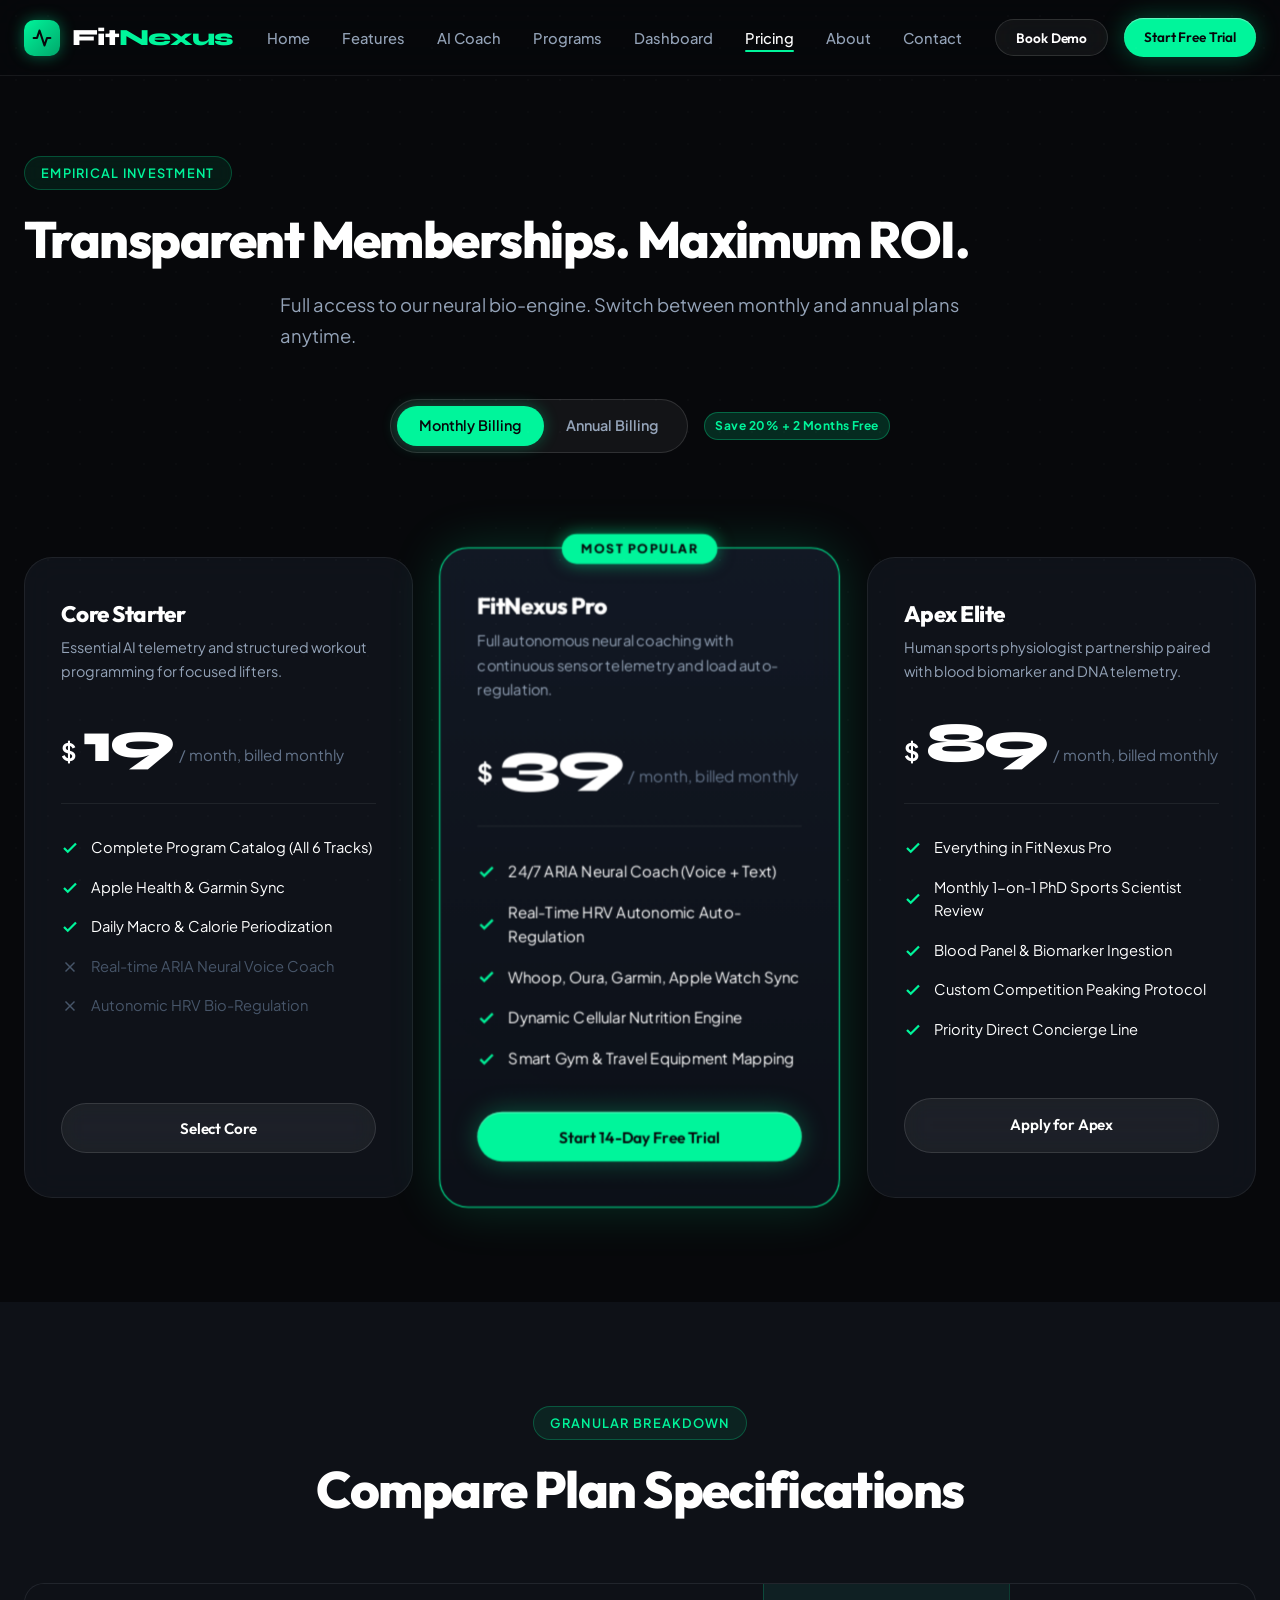
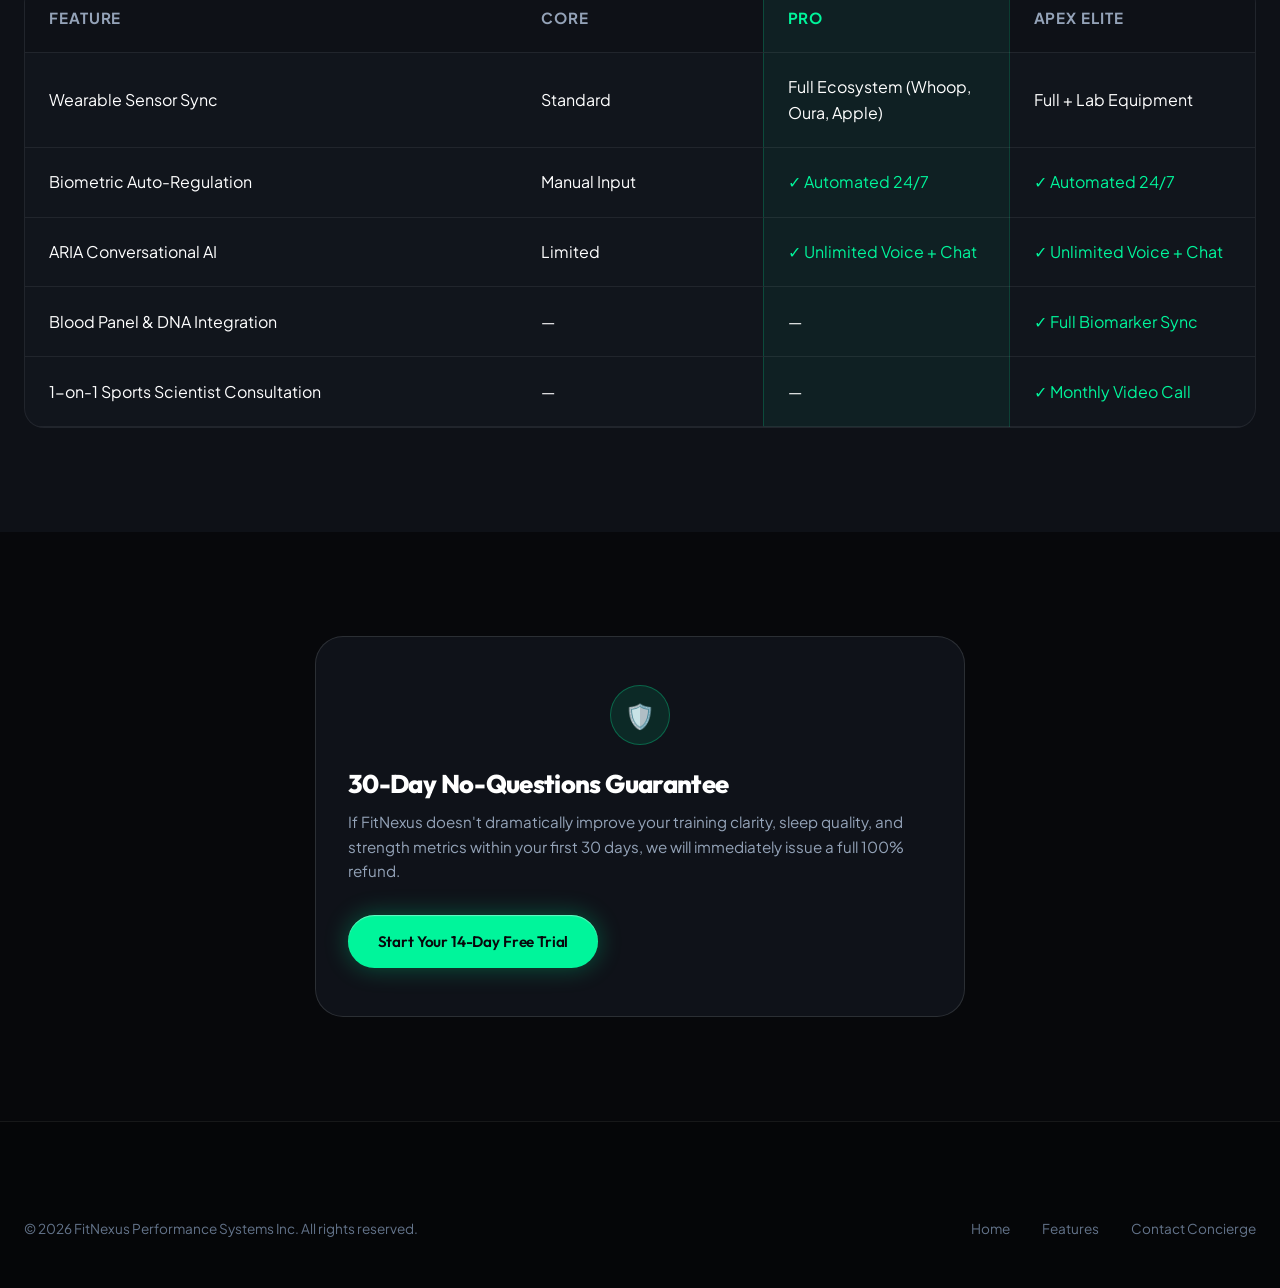
<file: pricing.html>
<!DOCTYPE html>
<html lang="en">
<head>
  <meta charset="UTF-8">
  <meta name="viewport" content="width=device-width, initial-scale=1.0">
  <title>Pricing & Memberships — FitNexus Fitness</title>
  <meta name="description" content="Transparent, risk-free memberships. Choose between Core, Pro, and Apex Elite. 30-day money-back guarantee with zero lock-in.">
  <link rel="stylesheet" href="css/main.css">
  <link rel="stylesheet" href="css/components.css">
  <link rel="stylesheet" href="css/pages.css">
</head>
<body>

  <!-- Sticky Glass Navbar -->
  <header class="navbar">
    <div class="container-wide navbar-container">
      <a href="index.html" class="brand-logo">
        <div class="brand-icon">
          <svg viewBox="0 0 24 24" fill="none" stroke="currentColor" stroke-width="2.5" stroke-linecap="round" stroke-linejoin="round">
            <polyline points="22 12 18 12 15 21 9 3 6 12 2 12"></polyline>
          </svg>
        </div>
        <span>Fit<span class="highlight">Nexus</span></span>
      </a>

      <nav>
        <ul class="nav-menu">
          <li><a href="index.html" class="nav-link">Home</a></li>
          <li><a href="features.html" class="nav-link">Features</a></li>
          <li><a href="ai-coach.html" class="nav-link">AI Coach</a></li>
          <li><a href="programs.html" class="nav-link">Programs</a></li>
          <li><a href="dashboard.html" class="nav-link">Dashboard</a></li>
          <li><a href="pricing.html" class="nav-link active">Pricing</a></li>
          <li><a href="about.html" class="nav-link">About</a></li>
          <li><a href="contact.html" class="nav-link">Contact</a></li>
        </ul>
      </nav>

      <div class="nav-actions">
        <button class="btn btn-secondary btn-sm" data-open-modal="demo-modal">Book Demo</button>
        <a href="pricing.html" class="btn btn-primary btn-sm btn-magnetic">Start Free Trial</a>
        <button class="mobile-toggle" aria-label="Open Navigation Menu">
          <svg viewBox="0 0 24 24" fill="none" stroke="currentColor" stroke-width="2" stroke-linecap="round" stroke-linejoin="round">
            <line x1="3" y1="12" x2="21" y2="12"></line>
            <line x1="3" y1="6" x2="21" y2="6"></line>
            <line x1="3" y1="18" x2="21" y2="18"></line>
          </svg>
        </button>
      </div>
    </div>
  </header>

  <!-- Mobile Drawer -->
  <div class="mobile-drawer">
    <div class="mobile-drawer-header">
      <div class="brand-logo">
        <div class="brand-icon"><svg viewBox="0 0 24 24" fill="none" stroke="currentColor" stroke-width="2.5"><polyline points="22 12 18 12 15 21 9 3 6 12 2 12"></polyline></svg></div>
        <span>Fit<span class="highlight">Nexus</span></span>
      </div>
      <button class="mobile-drawer-close modal-close">&times;</button>
    </div>
    <div class="mobile-nav-links">
      <a href="index.html" class="mobile-nav-link">Home <span>&rarr;</span></a>
      <a href="features.html" class="mobile-nav-link">Features <span>&rarr;</span></a>
      <a href="ai-coach.html" class="mobile-nav-link">AI Coach <span>&rarr;</span></a>
      <a href="programs.html" class="mobile-nav-link">Programs <span>&rarr;</span></a>
      <a href="dashboard.html" class="mobile-nav-link">Dashboard <span>&rarr;</span></a>
      <a href="pricing.html" class="mobile-nav-link active">Pricing <span>&rarr;</span></a>
      <a href="about.html" class="mobile-nav-link">About <span>&rarr;</span></a>
      <a href="contact.html" class="mobile-nav-link">Contact <span>&rarr;</span></a>
    </div>
  </div>

  <!-- Header -->
  <section class="section" style="padding-top: 5rem; padding-bottom: 2rem;">
    <div class="container text-center">
      <span class="section-tag">Empirical Investment</span>
      <h1 class="section-title">Transparent Memberships. Maximum ROI.</h1>
      <p class="section-subtitle" style="max-width: 720px; margin: 0 auto 3rem auto;">
        Full access to our neural bio-engine. Switch between monthly and annual plans anytime.
      </p>

      <!-- Monthly / Annual Switcher -->
      <div class="pricing-toggle-wrapper">
        <div class="pricing-toggle-btn">
          <span class="toggle-option active" data-period="monthly">Monthly Billing</span>
          <span class="toggle-option" data-period="annual">Annual Billing</span>
        </div>
        <span class="discount-badge">Save 20% + 2 Months Free</span>
      </div>
    </div>
  </section>

  <!-- Pricing Cards Grid -->
  <section class="section" style="padding-top: 1rem;">
    <div class="container">
      <div class="grid-3">
        <!-- Core Plan -->
        <div class="pricing-card reveal-on-scroll stagger-1">
          <h3 class="plan-name">Core Starter</h3>
          <p class="plan-desc">Essential AI telemetry and structured workout programming for focused lifters.</p>
          <div class="plan-price-wrapper">
            <span class="plan-currency">$</span>
            <span class="plan-price" data-price-monthly="19" data-price-annual="15">19</span>
            <span class="plan-cycle">/ month, billed monthly</span>
          </div>
          <ul class="plan-features-list">
            <li class="plan-feature-item included"><svg viewBox="0 0 24 24" fill="none" stroke="currentColor" stroke-width="3"><polyline points="20 6 9 17 4 12"></polyline></svg> Complete Program Catalog (All 6 Tracks)</li>
            <li class="plan-feature-item included"><svg viewBox="0 0 24 24" fill="none" stroke="currentColor" stroke-width="3"><polyline points="20 6 9 17 4 12"></polyline></svg> Apple Health & Garmin Sync</li>
            <li class="plan-feature-item included"><svg viewBox="0 0 24 24" fill="none" stroke="currentColor" stroke-width="3"><polyline points="20 6 9 17 4 12"></polyline></svg> Daily Macro & Calorie Periodization</li>
            <li class="plan-feature-item disabled"><svg viewBox="0 0 24 24" fill="none" stroke="currentColor" stroke-width="2"><line x1="18" y1="6" x2="6" y2="18"></line><line x1="6" y1="6" x2="18" y2="18"></line></svg> Real-time ARIA Neural Voice Coach</li>
            <li class="plan-feature-item disabled"><svg viewBox="0 0 24 24" fill="none" stroke="currentColor" stroke-width="2"><line x1="18" y1="6" x2="6" y2="18"></line><line x1="6" y1="6" x2="18" y2="18"></line></svg> Autonomic HRV Bio-Regulation</li>
          </ul>
          <button class="btn btn-secondary" onclick="showToast('Core membership selected. Redirecting to secure checkout...');">Select Core</button>
        </div>

        <!-- Pro Plan (Featured) -->
        <div class="pricing-card featured reveal-on-scroll stagger-2">
          <div class="featured-ribbon">Most Popular</div>
          <h3 class="plan-name">FitNexus Pro</h3>
          <p class="plan-desc">Full autonomous neural coaching with continuous sensor telemetry and load auto-regulation.</p>
          <div class="plan-price-wrapper">
            <span class="plan-currency">$</span>
            <span class="plan-price" data-price-monthly="39" data-price-annual="29">39</span>
            <span class="plan-cycle">/ month, billed monthly</span>
          </div>
          <ul class="plan-features-list">
            <li class="plan-feature-item included"><svg viewBox="0 0 24 24" fill="none" stroke="currentColor" stroke-width="3"><polyline points="20 6 9 17 4 12"></polyline></svg> 24/7 ARIA Neural Coach (Voice + Text)</li>
            <li class="plan-feature-item included"><svg viewBox="0 0 24 24" fill="none" stroke="currentColor" stroke-width="3"><polyline points="20 6 9 17 4 12"></polyline></svg> Real-Time HRV Autonomic Auto-Regulation</li>
            <li class="plan-feature-item included"><svg viewBox="0 0 24 24" fill="none" stroke="currentColor" stroke-width="3"><polyline points="20 6 9 17 4 12"></polyline></svg> Whoop, Oura, Garmin, Apple Watch Sync</li>
            <li class="plan-feature-item included"><svg viewBox="0 0 24 24" fill="none" stroke="currentColor" stroke-width="3"><polyline points="20 6 9 17 4 12"></polyline></svg> Dynamic Cellular Nutrition Engine</li>
            <li class="plan-feature-item included"><svg viewBox="0 0 24 24" fill="none" stroke="currentColor" stroke-width="3"><polyline points="20 6 9 17 4 12"></polyline></svg> Smart Gym & Travel Equipment Mapping</li>
          </ul>
          <button class="btn btn-primary btn-magnetic" onclick="showToast('Pro 14-day free trial activated! Welcome to FitNexus.');">Start 14-Day Free Trial</button>
        </div>

        <!-- Apex Elite Plan -->
        <div class="pricing-card reveal-on-scroll stagger-3">
          <h3 class="plan-name">Apex Elite</h3>
          <p class="plan-desc">Human sports physiologist partnership paired with blood biomarker and DNA telemetry.</p>
          <div class="plan-price-wrapper">
            <span class="plan-currency">$</span>
            <span class="plan-price" data-price-monthly="89" data-price-annual="69">89</span>
            <span class="plan-cycle">/ month, billed monthly</span>
          </div>
          <ul class="plan-features-list">
            <li class="plan-feature-item included"><svg viewBox="0 0 24 24" fill="none" stroke="currentColor" stroke-width="3"><polyline points="20 6 9 17 4 12"></polyline></svg> Everything in FitNexus Pro</li>
            <li class="plan-feature-item included"><svg viewBox="0 0 24 24" fill="none" stroke="currentColor" stroke-width="3"><polyline points="20 6 9 17 4 12"></polyline></svg> Monthly 1-on-1 PhD Sports Scientist Review</li>
            <li class="plan-feature-item included"><svg viewBox="0 0 24 24" fill="none" stroke="currentColor" stroke-width="3"><polyline points="20 6 9 17 4 12"></polyline></svg> Blood Panel & Biomarker Ingestion</li>
            <li class="plan-feature-item included"><svg viewBox="0 0 24 24" fill="none" stroke="currentColor" stroke-width="3"><polyline points="20 6 9 17 4 12"></polyline></svg> Custom Competition Peaking Protocol</li>
            <li class="plan-feature-item included"><svg viewBox="0 0 24 24" fill="none" stroke="currentColor" stroke-width="3"><polyline points="20 6 9 17 4 12"></polyline></svg> Priority Direct Concierge Line</li>
          </ul>
          <a href="contact.html" class="btn btn-secondary">Apply for Apex</a>
        </div>
      </div>
    </div>
  </section>

  <!-- Detailed Feature Breakdown Matrix -->
  <section class="section" style="background: var(--bg-surface);">
    <div class="container">
      <div class="section-header reveal-on-scroll">
        <span class="section-tag">Granular Breakdown</span>
        <h2 class="section-title">Compare Plan Specifications</h2>
      </div>

      <div class="comparison-table-wrapper reveal-on-scroll">
        <table class="comparison-table">
          <thead>
            <tr>
              <th style="width: 40%;">Feature</th>
              <th style="width: 20%;">Core</th>
              <th class="col-highlight" style="width: 20%; color: var(--accent-primary);">Pro</th>
              <th style="width: 20%;">Apex Elite</th>
            </tr>
          </thead>
          <tbody>
            <tr>
              <td>Wearable Sensor Sync</td>
              <td>Standard</td>
              <td class="col-highlight">Full Ecosystem (Whoop, Oura, Apple)</td>
              <td>Full + Lab Equipment</td>
            </tr>
            <tr>
              <td>Biometric Auto-Regulation</td>
              <td>Manual Input</td>
              <td class="col-highlight"><span style="color: var(--accent-primary);">✓ Automated 24/7</span></td>
              <td><span style="color: var(--accent-primary);">✓ Automated 24/7</span></td>
            </tr>
            <tr>
              <td>ARIA Conversational AI</td>
              <td>Limited</td>
              <td class="col-highlight"><span style="color: var(--accent-primary);">✓ Unlimited Voice + Chat</span></td>
              <td><span style="color: var(--accent-primary);">✓ Unlimited Voice + Chat</span></td>
            </tr>
            <tr>
              <td>Blood Panel & DNA Integration</td>
              <td>—</td>
              <td class="col-highlight">—</td>
              <td><span style="color: var(--accent-primary);">✓ Full Biomarker Sync</span></td>
            </tr>
            <tr>
              <td>1-on-1 Sports Scientist Consultation</td>
              <td>—</td>
              <td class="col-highlight">—</td>
              <td><span style="color: var(--accent-primary);">✓ Monthly Video Call</span></td>
            </tr>
          </tbody>
        </table>
      </div>
    </div>
  </section>

  <!-- Guarantee & Trust -->
  <section class="section">
    <div class="container text-center reveal-on-scroll">
      <div style="max-width: 650px; margin: 0 auto; background: var(--bg-card); border: 1px solid var(--border-medium); border-radius: var(--radius-xl); padding: 3rem 2rem;">
        <div style="width: 60px; height: 60px; border-radius: 50%; background: rgba(0,245,155,0.1); border: 1px solid rgba(0,245,155,0.3); color: var(--accent-primary); display: flex; align-items: center; justify-content: center; margin: 0 auto 1.5rem auto; font-size: 1.5rem;">
          🛡️
        </div>
        <h3 style="font-size: 1.6rem; font-weight: 800; margin-bottom: 0.75rem;">30-Day No-Questions Guarantee</h3>
        <p style="color: var(--text-secondary); font-size: 0.95rem; line-height: 1.6; margin-bottom: 2rem;">
          If FitNexus doesn't dramatically improve your training clarity, sleep quality, and strength metrics within your first 30 days, we will immediately issue a full 100% refund.
        </p>
        <a href="pricing.html" class="btn btn-primary btn-magnetic" onclick="showToast('Starting 14-day free trial...');">Start Your 14-Day Free Trial</a>
      </div>
    </div>
  </section>

  <!-- Footer -->
  <footer class="footer">
    <div class="container">
      <div class="footer-bottom" style="border-top: none; padding-top: 0;">
        <div>&copy; 2026 FitNexus Performance Systems Inc. All rights reserved.</div>
        <div style="display: flex; gap: 2rem;">
          <a href="index.html">Home</a>
          <a href="features.html">Features</a>
          <a href="contact.html">Contact Concierge</a>
        </div>
      </div>
    </div>
  </footer>

  <script src="js/main.js"></script>
  <script src="js/interactive.js"></script>
</body>
</html>
</file>
<file: css/main.css>
/* ==========================================================================
   FitNexus - Design System & Core Styles
   Ultra-Luxury Dark-First Fitness SaaS Platform
   ========================================================================== */

@import url('https://fonts.googleapis.com/css2?family=Outfit:wght@400;500;600;700;800;900&family=Plus+Jakarta+Sans:ital,wght@0,300;0,400;0,500;0,600;0,700;1,400&family=Syne:wght@700;800;900&display=swap');

/* --- CSS Variables & Design Tokens --- */
:root {
  /* Color Palette - Deep Luxe Void */
  --bg-base: #07080b;
  --bg-surface: #0e1117;
  --bg-elevated: #131720;
  --bg-card: rgba(19, 23, 32, 0.7);
  --bg-card-hover: rgba(26, 32, 45, 0.85);
  --bg-glass: rgba(14, 17, 23, 0.65);
  --bg-glass-strong: rgba(14, 17, 23, 0.88);

  /* Accents */
  --accent-primary: #00f59b;        /* Kinetic Volt / Neon Emerald */
  --accent-primary-hover: #10ffaa;
  --accent-primary-rgb: 0, 245, 155;
  --accent-secondary: #00d2ff;      /* Biometric Cyan */
  --accent-secondary-rgb: 0, 210, 255;
  --accent-amber: #ff9f1c;          /* Metabolic Amber */
  --accent-rose: #ff3366;           /* Heart Rate Crimson */
  --accent-purple: #9d4edd;         /* Neural Violet */

  /* Text & Content */
  --text-primary: #ffffff;
  --text-secondary: #94a3b8;
  --text-muted: #64748b;
  --text-dim: #475569;
  --text-inverted: #07080b;

  /* Borders & Dividers */
  --border-subtle: rgba(255, 255, 255, 0.07);
  --border-medium: rgba(255, 255, 255, 0.12);
  --border-strong: rgba(255, 255, 255, 0.2);
  --border-accent: rgba(0, 245, 155, 0.35);
  --border-glass: rgba(255, 255, 255, 0.08);

  /* Glows & Lighting */
  --glow-primary: 0 0 40px rgba(0, 245, 155, 0.22);
  --glow-primary-lg: 0 0 80px rgba(0, 245, 155, 0.35);
  --glow-secondary: 0 0 40px rgba(0, 210, 255, 0.2);
  --glow-ambient: radial-gradient(circle, rgba(0, 245, 155, 0.08) 0%, transparent 70%);

  /* Typography */
  --font-display: 'Syne', 'Outfit', sans-serif;
  --font-heading: 'Outfit', sans-serif;
  --font-body: 'Plus Jakarta Sans', -apple-system, BlinkMacSystemFont, sans-serif;

  /* Transitions */
  --ease-spring: cubic-bezier(0.16, 1, 0.3, 1);
  --ease-smooth: cubic-bezier(0.4, 0, 0.2, 1);
  --transition-fast: 0.18s var(--ease-smooth);
  --transition-normal: 0.32s var(--ease-spring);
  --transition-slow: 0.6s var(--ease-spring);

  /* Layout */
  --container-max: 1280px;
  --container-wide: 1400px;
  --nav-height: 76px;
  --radius-sm: 8px;
  --radius-md: 14px;
  --radius-lg: 20px;
  --radius-xl: 28px;
  --radius-full: 9999px;
}

/* --- Global Reset & Box Sizing --- */
*, *::before, *::after {
  box-sizing: border-box;
  margin: 0;
  padding: 0;
}

html {
  scroll-behavior: smooth;
  color-scheme: dark;
  font-size: 16px;
  -webkit-font-smoothing: antialiased;
  -moz-osx-font-smoothing: grayscale;
}

body {
  background-color: var(--bg-base);
  color: var(--text-primary);
  font-family: var(--font-body);
  font-weight: 400;
  line-height: 1.6;
  min-height: 100vh;
  overflow-x: hidden;
  position: relative;
}

/* Subtle Film Grain Texture Overlay */
body::before {
  content: "";
  position: fixed;
  inset: 0;
  background-image: radial-gradient(rgba(255, 255, 255, 0.03) 1px, transparent 1px);
  background-size: 32px 32px;
  pointer-events: none;
  z-index: 999;
  opacity: 0.6;
}

/* Custom Scrollbar */
::-webkit-scrollbar {
  width: 8px;
}
::-webkit-scrollbar-track {
  background: var(--bg-base);
}
::-webkit-scrollbar-thumb {
  background: rgba(255, 255, 255, 0.15);
  border-radius: var(--radius-full);
}
::-webkit-scrollbar-thumb:hover {
  background: var(--accent-primary);
}

/* Typography Standards */
h1, h2, h3, h4, h5, h6 {
  font-family: var(--font-heading);
  color: var(--text-primary);
  font-weight: 700;
  line-height: 1.15;
  letter-spacing: -0.025em;
}

.font-display {
  font-family: var(--font-display);
}

p {
  color: var(--text-secondary);
  font-size: 1.05rem;
  line-height: 1.65;
}

a {
  color: inherit;
  text-decoration: none;
  transition: color var(--transition-fast);
}

img, svg {
  display: block;
  max-width: 100%;
}

button, input, select, textarea {
  font-family: inherit;
  font-size: inherit;
  outline: none;
  border: none;
}

/* --- Container & Layout Helpers --- */
.container {
  width: 100%;
  max-width: var(--container-max);
  margin-left: auto;
  margin-right: auto;
  padding-left: 1.5rem;
  padding-right: 1.5rem;
}

.container-wide {
  width: 100%;
  max-width: var(--container-wide);
  margin-left: auto;
  margin-right: auto;
  padding-left: 1.5rem;
  padding-right: 1.5rem;
}

.section {
  position: relative;
  padding: 6.5rem 0;
}

.section-lg {
  padding: 8.5rem 0;
}

@media (max-width: 768px) {
  .section {
    padding: 4.5rem 0;
  }
  .section-lg {
    padding: 5.5rem 0;
  }
}

/* Section Header Standards */
.section-header {
  text-align: center;
  max-width: 720px;
  margin: 0 auto 4rem auto;
}

.section-header.text-left {
  text-align: left;
  margin-left: 0;
}

.section-tag {
  display: inline-flex;
  align-items: center;
  gap: 0.5rem;
  padding: 0.35rem 1rem;
  background: rgba(0, 245, 155, 0.08);
  border: 1px solid rgba(0, 245, 155, 0.25);
  border-radius: var(--radius-full);
  color: var(--accent-primary);
  font-size: 0.8rem;
  font-weight: 600;
  text-transform: uppercase;
  letter-spacing: 0.1em;
  margin-bottom: 1.25rem;
  backdrop-filter: blur(8px);
}

.section-title {
  font-size: clamp(2.2rem, 4vw, 3.5rem);
  font-weight: 800;
  letter-spacing: -0.03em;
  margin-bottom: 1.25rem;
}

.section-subtitle {
  font-size: 1.15rem;
  color: var(--text-secondary);
  line-height: 1.7;
}

/* --- Gradient & Highlight Typography --- */
.gradient-text {
  background: linear-gradient(135deg, #ffffff 30%, #94a3b8 100%);
  -webkit-background-clip: text;
  -webkit-text-fill-color: transparent;
  background-clip: text;
}

.gradient-text-accent {
  background: linear-gradient(135deg, #ffffff 0%, var(--accent-primary) 50%, var(--accent-secondary) 100%);
  -webkit-background-clip: text;
  -webkit-text-fill-color: transparent;
  background-clip: text;
}

.text-accent {
  color: var(--accent-primary);
}

.text-cyan {
  color: var(--accent-secondary);
}

.text-amber {
  color: var(--accent-amber);
}

/* Background Ambient Glow Utilities */
.ambient-glow {
  position: absolute;
  border-radius: 50%;
  filter: blur(120px);
  pointer-events: none;
  z-index: 0;
}

.glow-emerald {
  background: rgba(0, 245, 155, 0.14);
}

.glow-cyan {
  background: rgba(0, 210, 255, 0.12);
}

.glow-purple {
  background: rgba(157, 78, 221, 0.1);
}

/* --- Grid Systems --- */
.grid-2 {
  display: grid;
  grid-template-columns: repeat(2, 1fr);
  gap: 2rem;
}

.grid-3 {
  display: grid;
  grid-template-columns: repeat(3, 1fr);
  gap: 2rem;
}

.grid-4 {
  display: grid;
  grid-template-columns: repeat(4, 1fr);
  gap: 1.5rem;
}

@media (max-width: 1024px) {
  .grid-4 {
    grid-template-columns: repeat(2, 1fr);
  }
  .grid-3 {
    grid-template-columns: repeat(2, 1fr);
  }
}

@media (max-width: 768px) {
  .grid-4, .grid-3, .grid-2 {
    grid-template-columns: 1fr;
    gap: 1.5rem;
  }
}

/* --- High-Converting Button System --- */
.btn {
  display: inline-flex;
  align-items: center;
  justify-content: center;
  gap: 0.65rem;
  padding: 0.9rem 1.85rem;
  font-family: var(--font-heading);
  font-weight: 600;
  font-size: 0.95rem;
  letter-spacing: -0.01em;
  border-radius: var(--radius-full);
  cursor: pointer;
  transition: all var(--transition-normal);
  position: relative;
  white-space: nowrap;
  user-select: none;
}

.btn-sm {
  padding: 0.55rem 1.25rem;
  font-size: 0.85rem;
}

.btn-lg {
  padding: 1.1rem 2.4rem;
  font-size: 1.05rem;
}

/* Kinetic Primary Glow Button */
.btn-primary {
  background: var(--accent-primary);
  color: var(--text-inverted);
  box-shadow: 0 0 25px rgba(0, 245, 155, 0.3), inset 0 1px 1px rgba(255, 255, 255, 0.4);
}

.btn-primary:hover {
  background: var(--accent-primary-hover);
  box-shadow: 0 0 40px rgba(0, 245, 155, 0.5), inset 0 1px 1px rgba(255, 255, 255, 0.6);
  transform: translateY(-2px);
}

.btn-primary:active {
  transform: translateY(0);
}

/* Secondary Ghost Glass Button */
.btn-secondary {
  background: rgba(255, 255, 255, 0.05);
  color: var(--text-primary);
  border: 1px solid var(--border-medium);
  backdrop-filter: blur(12px);
}

.btn-secondary:hover {
  background: rgba(255, 255, 255, 0.1);
  border-color: rgba(255, 255, 255, 0.3);
  transform: translateY(-2px);
  color: #fff;
}

.btn-secondary:active {
  transform: translateY(0);
}

/* Ghost Outline Button */
.btn-outline {
  background: transparent;
  color: var(--text-primary);
  border: 1px solid var(--border-subtle);
}

.btn-outline:hover {
  border-color: var(--accent-primary);
  color: var(--accent-primary);
}

/* Shimmer Pill Badge */
.badge-pill {
  display: inline-flex;
  align-items: center;
  gap: 0.5rem;
  padding: 0.35rem 0.85rem;
  font-size: 0.75rem;
  font-weight: 600;
  border-radius: var(--radius-full);
  background: rgba(255, 255, 255, 0.06);
  border: 1px solid var(--border-subtle);
  color: var(--text-secondary);
}

.badge-pill.active {
  background: rgba(0, 245, 155, 0.12);
  border-color: rgba(0, 245, 155, 0.35);
  color: var(--accent-primary);
}

/* Pulsing Status Dot */
.status-dot {
  width: 8px;
  height: 8px;
  border-radius: 50%;
  background: var(--accent-primary);
  position: relative;
}

.status-dot::after {
  content: "";
  position: absolute;
  inset: -3px;
  border-radius: 50%;
  border: 1px solid var(--accent-primary);
  animation: pulse-ring 2s cubic-bezier(0.215, 0.61, 0.355, 1) infinite;
}

@keyframes pulse-ring {
  0% { transform: scale(0.9); opacity: 0.8; }
  70% { transform: scale(2.2); opacity: 0; }
  100% { transform: scale(2.4); opacity: 0; }
}

/* --- Announcement Bar --- */
.announcement-bar {
  background: linear-gradient(90deg, #07080b 0%, rgba(0, 245, 155, 0.12) 50%, #07080b 100%);
  border-bottom: 1px solid rgba(0, 245, 155, 0.2);
  padding: 0.55rem 1rem;
  font-size: 0.85rem;
  text-align: center;
  position: relative;
  z-index: 100;
  display: flex;
  align-items: center;
  justify-content: center;
  gap: 0.75rem;
}

.announcement-bar strong {
  color: var(--text-primary);
}

.announcement-bar .badge {
  background: var(--accent-primary);
  color: #07080b;
  font-size: 0.7rem;
  font-weight: 700;
  padding: 0.15rem 0.5rem;
  border-radius: var(--radius-full);
  text-transform: uppercase;
  letter-spacing: 0.05em;
}

.announcement-bar a {
  color: var(--accent-primary);
  font-weight: 600;
  display: inline-flex;
  align-items: center;
  gap: 0.25rem;
}

.announcement-bar a:hover {
  text-decoration: underline;
}

/* --- Sticky Transparent Navigation --- */
.navbar {
  position: sticky;
  top: 0;
  left: 0;
  right: 0;
  height: var(--nav-height);
  background: rgba(7, 8, 11, 0.7);
  backdrop-filter: blur(20px);
  -webkit-backdrop-filter: blur(20px);
  border-bottom: 1px solid var(--border-subtle);
  z-index: 900;
  transition: all var(--transition-normal);
}

.navbar.scrolled {
  background: rgba(7, 8, 11, 0.92);
  border-bottom-color: rgba(255, 255, 255, 0.1);
  box-shadow: 0 10px 30px rgba(0, 0, 0, 0.5);
  height: 68px;
}

.navbar-container {
  display: flex;
  align-items: center;
  justify-content: space-between;
  height: 100%;
}

/* Brand Logo */
.brand-logo {
  display: flex;
  align-items: center;
  gap: 0.75rem;
  font-family: var(--font-display);
  font-size: 1.45rem;
  font-weight: 900;
  letter-spacing: -0.03em;
  color: #fff;
}

.brand-icon {
  width: 36px;
  height: 36px;
  border-radius: 10px;
  background: linear-gradient(135deg, var(--accent-primary) 0%, #00a86b 100%);
  display: flex;
  align-items: center;
  justify-content: center;
  box-shadow: 0 0 15px rgba(0, 245, 155, 0.4);
}

.brand-icon svg {
  width: 20px;
  height: 20px;
  color: #07080b;
}

.brand-logo span.highlight {
  color: var(--accent-primary);
}

/* Nav Links */
.nav-menu {
  display: flex;
  align-items: center;
  gap: 2rem;
  list-style: none;
}

.nav-link {
  font-size: 0.92rem;
  font-weight: 500;
  color: var(--text-secondary);
  position: relative;
  padding: 0.35rem 0;
  transition: color var(--transition-fast);
}

.nav-link:hover, .nav-link.active {
  color: #fff;
}

.nav-link::after {
  content: "";
  position: absolute;
  bottom: 0;
  left: 0;
  width: 0%;
  height: 2px;
  background: var(--accent-primary);
  border-radius: var(--radius-full);
  transition: width var(--transition-normal);
}

.nav-link:hover::after, .nav-link.active::after {
  width: 100%;
}

.nav-actions {
  display: flex;
  align-items: center;
  gap: 1rem;
}

/* Mobile Hamburger Toggle */
.mobile-toggle {
  display: none;
  background: transparent;
  color: #fff;
  cursor: pointer;
  padding: 0.5rem;
  border-radius: var(--radius-sm);
}

.mobile-toggle svg {
  width: 26px;
  height: 26px;
}

/* Mobile Drawer Overlay */
.mobile-drawer {
  position: fixed;
  inset: 0;
  background: rgba(7, 8, 11, 0.98);
  backdrop-filter: blur(24px);
  z-index: 950;
  display: flex;
  flex-direction: column;
  padding: 2rem 1.5rem;
  transform: translateY(-100%);
  opacity: 0;
  pointer-events: none;
  transition: all var(--transition-normal);
}

.mobile-drawer.open {
  transform: translateY(0);
  opacity: 1;
  pointer-events: auto;
}

.mobile-drawer-header {
  display: flex;
  align-items: center;
  justify-content: space-between;
  margin-bottom: 2.5rem;
}

.mobile-nav-links {
  display: flex;
  flex-direction: column;
  gap: 1.5rem;
  margin-bottom: 3rem;
}

.mobile-nav-link {
  font-size: 1.35rem;
  font-weight: 700;
  color: var(--text-secondary);
  display: flex;
  align-items: center;
  justify-content: space-between;
}

.mobile-nav-link.active, .mobile-nav-link:hover {
  color: var(--accent-primary);
}

.mobile-actions {
  display: flex;
  flex-direction: column;
  gap: 1rem;
  margin-top: auto;
}

@media (max-width: 992px) {
  .nav-menu {
    display: none;
  }
  .mobile-toggle {
    display: block;
  }
}

/* --- Marquee Banner --- */
.marquee-container {
  overflow: hidden;
  position: relative;
  padding: 1.25rem 0;
  background: rgba(14, 17, 23, 0.4);
  border-top: 1px solid var(--border-subtle);
  border-bottom: 1px solid var(--border-subtle);
}

.marquee-content {
  display: flex;
  gap: 3rem;
  animation: marquee-scroll 35s linear infinite;
  width: max-content;
}

.marquee-item {
  display: flex;
  align-items: center;
  gap: 0.75rem;
  font-size: 0.9rem;
  font-weight: 600;
  text-transform: uppercase;
  letter-spacing: 0.1em;
  color: var(--text-muted);
}

.marquee-item span.dot {
  width: 6px;
  height: 6px;
  border-radius: 50%;
  background: var(--accent-primary);
}

@keyframes marquee-scroll {
  0% { transform: translateX(0); }
  100% { transform: translateX(-50%); }
}

/* --- Advanced Text Animations & Reveal Classes --- */
.reveal-on-scroll {
  opacity: 0;
  transform: translateY(28px);
  transition: opacity 0.8s var(--ease-spring), transform 0.8s var(--ease-spring);
  will-change: opacity, transform;
}

.reveal-on-scroll.is-visible {
  opacity: 1;
  transform: translateY(0);
}

.stagger-1 { transition-delay: 0.1s; }
.stagger-2 { transition-delay: 0.2s; }
.stagger-3 { transition-delay: 0.3s; }
.stagger-4 { transition-delay: 0.4s; }
.stagger-5 { transition-delay: 0.5s; }

/* Word by word staggered reveal */
.word-reveal span {
  display: inline-block;
  opacity: 0;
  transform: translateY(20px);
  animation: word-fade-in 0.6s var(--ease-spring) forwards;
}

@keyframes word-fade-in {
  to {
    opacity: 1;
    transform: translateY(0);
  }
}

/* Dynamic Morphing Word Badge */
.morphing-keyword {
  color: var(--accent-primary);
  display: inline-block;
  position: relative;
  transition: opacity 0.3s ease, transform 0.3s ease;
}

/* --- Footer Luxury Design --- */
.footer {
  background: #050608;
  border-top: 1px solid var(--border-subtle);
  padding: 6rem 0 3rem 0;
  position: relative;
}

.footer-top {
  display: grid;
  grid-template-columns: 1.5fr 1fr 1fr 1fr 1.2fr;
  gap: 3rem;
  margin-bottom: 5rem;
}

.footer-brand p {
  margin-top: 1.25rem;
  font-size: 0.95rem;
  color: var(--text-secondary);
  max-width: 320px;
}

.footer-col h5 {
  font-size: 0.9rem;
  font-weight: 700;
  text-transform: uppercase;
  letter-spacing: 0.08em;
  color: var(--text-primary);
  margin-bottom: 1.5rem;
}

.footer-links {
  list-style: none;
  display: flex;
  flex-direction: column;
  gap: 0.85rem;
}

.footer-links a {
  font-size: 0.9rem;
  color: var(--text-secondary);
  transition: color var(--transition-fast);
}

.footer-links a:hover {
  color: var(--accent-primary);
}

.footer-newsletter p {
  font-size: 0.9rem;
  color: var(--text-secondary);
  margin-bottom: 1rem;
}

.newsletter-form {
  display: flex;
  gap: 0.5rem;
  position: relative;
}

.newsletter-input {
  flex: 1;
  background: rgba(255, 255, 255, 0.04);
  border: 1px solid var(--border-subtle);
  border-radius: var(--radius-full);
  padding: 0.75rem 1.2rem;
  color: #fff;
  font-size: 0.9rem;
  transition: border-color var(--transition-fast);
}

.newsletter-input:focus {
  border-color: var(--accent-primary);
}

.footer-bottom {
  display: flex;
  align-items: center;
  justify-content: space-between;
  padding-top: 2.5rem;
  border-top: 1px solid var(--border-subtle);
  font-size: 0.85rem;
  color: var(--text-muted);
}

.footer-system-status {
  display: flex;
  align-items: center;
  gap: 0.5rem;
  padding: 0.35rem 0.85rem;
  background: rgba(0, 245, 155, 0.05);
  border: 1px solid rgba(0, 245, 155, 0.2);
  border-radius: var(--radius-full);
  color: var(--accent-primary);
  font-size: 0.8rem;
  font-weight: 600;
}

@media (max-width: 1024px) {
  .footer-top {
    grid-template-columns: repeat(2, 1fr);
  }
}

@media (max-width: 640px) {
  .footer-top {
    grid-template-columns: 1fr;
  }
  .footer-bottom {
    flex-direction: column;
    gap: 1.25rem;
    text-align: center;
  }
}
</file>
<file: css/components.css>
/* ==========================================================================
   FitNexus - Component System
   Re-usable high-end UI components, widgets, modals, and micro-interactions
   ========================================================================== */

/* --- Elevated Glass Cards --- */
.card-glass {
  background: var(--bg-card);
  border: 1px solid var(--border-subtle);
  border-radius: var(--radius-lg);
  padding: 2rem;
  backdrop-filter: blur(16px);
  -webkit-backdrop-filter: blur(16px);
  position: relative;
  overflow: hidden;
  transition: all var(--transition-normal);
}

.card-glass::before {
  content: "";
  position: absolute;
  top: 0;
  left: 0;
  right: 0;
  height: 1px;
  background: linear-gradient(90deg, transparent, rgba(255, 255, 255, 0.15), transparent);
}

.card-glass:hover {
  transform: translateY(-4px);
  border-color: var(--border-medium);
  box-shadow: 0 20px 40px rgba(0, 0, 0, 0.4);
}

/* Feature Spotlight Card */
.feature-card {
  display: flex;
  flex-direction: column;
  height: 100%;
}

.feature-icon-wrapper {
  width: 52px;
  height: 52px;
  border-radius: var(--radius-md);
  background: rgba(0, 245, 155, 0.08);
  border: 1px solid rgba(0, 245, 155, 0.2);
  display: flex;
  align-items: center;
  justify-content: center;
  margin-bottom: 1.5rem;
  color: var(--accent-primary);
  transition: all var(--transition-normal);
}

.feature-card:hover .feature-icon-wrapper {
  background: var(--accent-primary);
  color: #07080b;
  transform: scale(1.08) rotate(3deg);
  box-shadow: 0 0 20px rgba(0, 245, 155, 0.4);
}

.feature-title {
  font-size: 1.35rem;
  font-weight: 700;
  margin-bottom: 0.75rem;
}

.feature-desc {
  font-size: 0.95rem;
  color: var(--text-secondary);
  line-height: 1.65;
  margin-bottom: 1.5rem;
}

.feature-link {
  margin-top: auto;
  display: inline-flex;
  align-items: center;
  gap: 0.5rem;
  color: var(--accent-primary);
  font-size: 0.9rem;
  font-weight: 600;
  transition: gap var(--transition-fast);
}

.feature-link:hover {
  gap: 0.75rem;
}

/* --- Interactive Dual-Handle Before/After Transformation Slider --- */
.transformation-container {
  max-width: 900px;
  margin: 0 auto;
  position: relative;
  border-radius: var(--radius-xl);
  overflow: hidden;
  border: 1px solid var(--border-medium);
  box-shadow: 0 25px 60px rgba(0, 0, 0, 0.6);
  user-select: none;
}

.comparison-slider {
  position: relative;
  width: 100%;
  height: 520px;
  overflow: hidden;
}

.comparison-img {
  position: absolute;
  top: 0;
  left: 0;
  width: 100%;
  height: 100%;
  object-fit: cover;
  pointer-events: none;
}

.comparison-overlay {
  position: absolute;
  top: 0;
  left: 0;
  width: 50%;
  height: 100%;
  overflow: hidden;
  border-right: 2px solid var(--accent-primary);
  box-shadow: 2px 0 20px rgba(0, 245, 155, 0.5);
  will-change: width;
}

.comparison-overlay img {
  position: absolute;
  top: 0;
  left: 0;
  width: 900px;
  max-width: none;
  height: 100%;
  object-fit: cover;
}

.slider-handle {
  position: absolute;
  top: 50%;
  left: 50%;
  transform: translate(-50%, -50%);
  width: 48px;
  height: 48px;
  border-radius: 50%;
  background: #fff;
  border: 3px solid var(--accent-primary);
  box-shadow: 0 0 25px rgba(0, 245, 155, 0.6);
  display: flex;
  align-items: center;
  justify-content: center;
  cursor: ew-resize;
  z-index: 10;
  pointer-events: auto;
}

.slider-handle svg {
  width: 20px;
  height: 20px;
  color: #07080b;
}

.slider-badge {
  position: absolute;
  bottom: 24px;
  padding: 0.5rem 1.25rem;
  background: rgba(7, 8, 11, 0.85);
  border: 1px solid var(--border-subtle);
  border-radius: var(--radius-full);
  font-size: 0.85rem;
  font-weight: 700;
  text-transform: uppercase;
  letter-spacing: 0.08em;
  backdrop-filter: blur(10px);
  z-index: 5;
}

.slider-badge.before {
  left: 24px;
  color: var(--text-secondary);
}

.slider-badge.after {
  right: 24px;
  color: var(--accent-primary);
  border-color: rgba(0, 245, 155, 0.4);
}

/* Transformation Metrics Strip */
.transformation-stats {
  display: grid;
  grid-template-columns: repeat(4, 1fr);
  gap: 1rem;
  background: var(--bg-surface);
  padding: 1.5rem 2rem;
  border-top: 1px solid var(--border-subtle);
}

.trans-stat-item {
  text-align: center;
}

.trans-stat-val {
  font-size: 1.6rem;
  font-weight: 800;
  font-family: var(--font-heading);
  color: var(--text-primary);
  display: flex;
  align-items: center;
  justify-content: center;
  gap: 0.35rem;
}

.trans-stat-val span.unit {
  font-size: 0.9rem;
  color: var(--accent-primary);
}

.trans-stat-lbl {
  font-size: 0.8rem;
  color: var(--text-muted);
  text-transform: uppercase;
  letter-spacing: 0.05em;
  margin-top: 0.25rem;
}

@media (max-width: 768px) {
  .comparison-slider {
    height: 380px;
  }
  .transformation-stats {
    grid-template-columns: repeat(2, 1fr);
    gap: 1.5rem;
  }
}

/* --- Stat Counter Widget --- */
.stat-counter-card {
  padding: 2.25rem;
  text-align: center;
  border-radius: var(--radius-lg);
  background: var(--bg-card);
  border: 1px solid var(--border-subtle);
  position: relative;
  overflow: hidden;
}

.stat-counter-card::after {
  content: "";
  position: absolute;
  bottom: 0;
  left: 10%;
  right: 10%;
  height: 2px;
  background: linear-gradient(90deg, transparent, var(--accent-primary), transparent);
  opacity: 0.5;
}

.stat-counter-number {
  font-size: clamp(2.5rem, 4.5vw, 3.8rem);
  font-weight: 900;
  font-family: var(--font-display);
  letter-spacing: -0.04em;
  color: #fff;
  line-height: 1;
  margin-bottom: 0.65rem;
}

.stat-counter-label {
  font-size: 0.95rem;
  font-weight: 600;
  color: var(--text-secondary);
}

/* --- Floating Live Biometric Pill Widgets (Hero / Section Decor) --- */
.floating-widget {
  position: absolute;
  padding: 0.85rem 1.25rem;
  border-radius: var(--radius-md);
  background: rgba(14, 17, 23, 0.85);
  border: 1px solid var(--border-medium);
  backdrop-filter: blur(20px);
  box-shadow: 0 20px 40px rgba(0, 0, 0, 0.5);
  z-index: 10;
  display: flex;
  align-items: center;
  gap: 1rem;
  animation: float 6s ease-in-out infinite;
}

.floating-widget.alt {
  animation-delay: -3s;
}

@keyframes float {
  0%, 100% { transform: translateY(0px); }
  50% { transform: translateY(-12px); }
}

.fw-icon {
  width: 42px;
  height: 42px;
  border-radius: 10px;
  display: flex;
  align-items: center;
  justify-content: center;
}

.fw-icon.hrv {
  background: rgba(0, 245, 155, 0.15);
  color: var(--accent-primary);
}

.fw-icon.recovery {
  background: rgba(0, 210, 255, 0.15);
  color: var(--accent-secondary);
}

.fw-icon.calories {
  background: rgba(255, 159, 28, 0.15);
  color: var(--accent-amber);
}

.fw-content {
  display: flex;
  flex-direction: column;
}

.fw-title {
  font-size: 0.75rem;
  text-transform: uppercase;
  letter-spacing: 0.08em;
  color: var(--text-muted);
}

.fw-val {
  font-size: 1.15rem;
  font-weight: 800;
  color: #fff;
}

.fw-tag {
  font-size: 0.7rem;
  font-weight: 600;
  color: var(--accent-primary);
}

/* --- Interactive Accordion (FAQ) --- */
.accordion-item {
  background: var(--bg-card);
  border: 1px solid var(--border-subtle);
  border-radius: var(--radius-md);
  margin-bottom: 1rem;
  overflow: hidden;
  transition: border-color var(--transition-fast);
}

.accordion-item.active {
  border-color: rgba(0, 245, 155, 0.35);
  background: rgba(19, 23, 32, 0.9);
}

.accordion-header {
  padding: 1.35rem 1.75rem;
  cursor: pointer;
  display: flex;
  align-items: center;
  justify-content: space-between;
  gap: 1rem;
}

.accordion-title {
  font-size: 1.1rem;
  font-weight: 600;
  color: #fff;
}

.accordion-icon {
  width: 28px;
  height: 28px;
  border-radius: 50%;
  background: rgba(255, 255, 255, 0.06);
  display: flex;
  align-items: center;
  justify-content: center;
  color: var(--text-secondary);
  transition: transform var(--transition-normal), background var(--transition-fast), color var(--transition-fast);
}

.accordion-item.active .accordion-icon {
  transform: rotate(180deg);
  background: var(--accent-primary);
  color: #07080b;
}

.accordion-content {
  max-height: 0;
  overflow: hidden;
  transition: max-height 0.4s var(--ease-spring);
  padding: 0 1.75rem;
}

.accordion-item.active .accordion-content {
  padding-bottom: 1.5rem;
}

.accordion-body {
  color: var(--text-secondary);
  font-size: 0.98rem;
  line-height: 1.7;
}

/* --- Pricing Switcher & Pricing Cards --- */
.pricing-toggle-wrapper {
  display: flex;
  align-items: center;
  justify-content: center;
  gap: 1rem;
  margin-bottom: 3.5rem;
}

.pricing-toggle-btn {
  background: rgba(255, 255, 255, 0.05);
  border: 1px solid var(--border-medium);
  padding: 0.4rem;
  border-radius: var(--radius-full);
  display: inline-flex;
  cursor: pointer;
  position: relative;
}

.toggle-option {
  padding: 0.5rem 1.4rem;
  border-radius: var(--radius-full);
  font-size: 0.9rem;
  font-weight: 600;
  color: var(--text-secondary);
  transition: all var(--transition-fast);
}

.toggle-option.active {
  background: var(--accent-primary);
  color: #07080b;
  box-shadow: 0 0 15px rgba(0, 245, 155, 0.3);
}

.discount-badge {
  background: rgba(0, 245, 155, 0.15);
  color: var(--accent-primary);
  border: 1px solid rgba(0, 245, 155, 0.3);
  font-size: 0.75rem;
  font-weight: 700;
  padding: 0.2rem 0.65rem;
  border-radius: var(--radius-full);
  letter-spacing: 0.04em;
}

.pricing-card {
  background: var(--bg-card);
  border: 1px solid var(--border-subtle);
  border-radius: var(--radius-xl);
  padding: 2.75rem 2.25rem;
  display: flex;
  flex-direction: column;
  position: relative;
  backdrop-filter: blur(16px);
  transition: all var(--transition-normal);
}

.pricing-card:hover {
  transform: translateY(-6px);
  border-color: var(--border-medium);
}

/* Highlighted Pro Tier */
.pricing-card.featured {
  background: linear-gradient(180deg, rgba(20, 27, 39, 0.9) 0%, rgba(13, 17, 25, 0.95) 100%);
  border: 1.5px solid var(--accent-primary);
  box-shadow: 0 0 50px rgba(0, 245, 155, 0.18);
  transform: scale(1.03);
}

.pricing-card.featured:hover {
  transform: scale(1.03) translateY(-6px);
}

.featured-ribbon {
  position: absolute;
  top: -14px;
  left: 50%;
  transform: translateX(-50%);
  background: var(--accent-primary);
  color: #07080b;
  font-size: 0.75rem;
  font-weight: 800;
  text-transform: uppercase;
  letter-spacing: 0.1em;
  padding: 0.3rem 1.2rem;
  border-radius: var(--radius-full);
  box-shadow: 0 0 15px rgba(0, 245, 155, 0.5);
}

.plan-name {
  font-size: 1.4rem;
  font-weight: 800;
  margin-bottom: 0.5rem;
}

.plan-desc {
  font-size: 0.9rem;
  color: var(--text-secondary);
  margin-bottom: 2rem;
  min-height: 42px;
}

.plan-price-wrapper {
  display: flex;
  align-items: baseline;
  gap: 0.35rem;
  margin-bottom: 2rem;
  padding-bottom: 2rem;
  border-bottom: 1px solid var(--border-subtle);
}

.plan-currency {
  font-size: 1.5rem;
  font-weight: 700;
  color: #fff;
}

.plan-price {
  font-size: 3.5rem;
  font-weight: 900;
  font-family: var(--font-display);
  color: #fff;
  letter-spacing: -0.04em;
  line-height: 1;
}

.plan-cycle {
  font-size: 0.95rem;
  color: var(--text-muted);
}

.plan-features-list {
  list-style: none;
  display: flex;
  flex-direction: column;
  gap: 1rem;
  margin-bottom: 2.5rem;
  flex-grow: 1;
}

.plan-feature-item {
  display: flex;
  align-items: center;
  gap: 0.75rem;
  font-size: 0.92rem;
  color: var(--text-secondary);
}

.plan-feature-item.included {
  color: var(--text-primary);
}

.plan-feature-item svg {
  width: 18px;
  height: 18px;
  flex-shrink: 0;
}

.plan-feature-item.included svg {
  color: var(--accent-primary);
}

.plan-feature-item.disabled {
  color: var(--text-dim);
}

.plan-feature-item.disabled svg {
  color: var(--text-dim);
}

/* --- Program Card Component --- */
.program-card {
  background: var(--bg-card);
  border: 1px solid var(--border-subtle);
  border-radius: var(--radius-lg);
  overflow: hidden;
  display: flex;
  flex-direction: column;
  transition: all var(--transition-normal);
}

.program-card:hover {
  transform: translateY(-6px);
  border-color: var(--border-medium);
  box-shadow: 0 25px 50px rgba(0, 0, 0, 0.5);
}

.program-media {
  position: relative;
  height: 220px;
  overflow: hidden;
}

.program-media img {
  width: 100%;
  height: 100%;
  object-fit: cover;
  transition: transform 0.6s var(--ease-spring);
}

.program-card:hover .program-media img {
  transform: scale(1.08);
}

.program-badge {
  position: absolute;
  top: 1rem;
  left: 1rem;
  padding: 0.35rem 0.85rem;
  background: rgba(7, 8, 11, 0.75);
  backdrop-filter: blur(8px);
  border: 1px solid rgba(255, 255, 255, 0.15);
  border-radius: var(--radius-full);
  font-size: 0.75rem;
  font-weight: 700;
  text-transform: uppercase;
  color: var(--accent-primary);
}

.program-body {
  padding: 1.75rem;
  display: flex;
  flex-direction: column;
  flex-grow: 1;
}

.program-meta {
  display: flex;
  align-items: center;
  gap: 1.25rem;
  font-size: 0.82rem;
  color: var(--text-muted);
  margin-bottom: 0.85rem;
}

.program-meta-item {
  display: flex;
  align-items: center;
  gap: 0.4rem;
}

.program-title {
  font-size: 1.35rem;
  font-weight: 800;
  margin-bottom: 0.65rem;
}

.program-desc {
  font-size: 0.92rem;
  color: var(--text-secondary);
  line-height: 1.6;
  margin-bottom: 1.5rem;
  flex-grow: 1;
}

/* --- Interactive Filter Pills --- */
.filter-bar {
  display: flex;
  flex-wrap: wrap;
  gap: 0.75rem;
  justify-content: center;
  margin-bottom: 3rem;
}

.filter-btn {
  padding: 0.6rem 1.4rem;
  border-radius: var(--radius-full);
  background: rgba(255, 255, 255, 0.04);
  border: 1px solid var(--border-subtle);
  color: var(--text-secondary);
  font-size: 0.88rem;
  font-weight: 600;
  cursor: pointer;
  transition: all var(--transition-fast);
}

.filter-btn:hover {
  border-color: rgba(255, 255, 255, 0.3);
  color: #fff;
}

.filter-btn.active {
  background: var(--accent-primary);
  border-color: var(--accent-primary);
  color: #07080b;
  box-shadow: 0 0 15px rgba(0, 245, 155, 0.35);
}

/* --- Modal System --- */
.modal-overlay {
  position: fixed;
  inset: 0;
  background: rgba(7, 8, 11, 0.85);
  backdrop-filter: blur(16px);
  z-index: 1000;
  display: flex;
  align-items: center;
  justify-content: center;
  padding: 1.5rem;
  opacity: 0;
  pointer-events: none;
  transition: opacity var(--transition-normal);
}

.modal-overlay.open {
  opacity: 1;
  pointer-events: auto;
}

.modal-container {
  background: var(--bg-surface);
  border: 1px solid var(--border-medium);
  border-radius: var(--radius-xl);
  max-width: 680px;
  width: 100%;
  max-height: 90vh;
  overflow-y: auto;
  position: relative;
  transform: scale(0.94) translateY(20px);
  transition: transform var(--transition-normal);
  box-shadow: 0 30px 60px rgba(0, 0, 0, 0.7);
}

.modal-overlay.open .modal-container {
  transform: scale(1) translateY(0);
}

.modal-header {
  padding: 1.75rem 2rem;
  border-bottom: 1px solid var(--border-subtle);
  display: flex;
  align-items: center;
  justify-content: space-between;
}

.modal-close {
  background: rgba(255, 255, 255, 0.08);
  color: var(--text-secondary);
  border-radius: 50%;
  width: 36px;
  height: 36px;
  display: flex;
  align-items: center;
  justify-content: center;
  cursor: pointer;
  transition: all var(--transition-fast);
}

.modal-close:hover {
  background: rgba(255, 255, 255, 0.15);
  color: #fff;
}

.modal-body {
  padding: 2rem;
}

/* --- Toast Notification --- */
.toast-container {
  position: fixed;
  bottom: 2rem;
  right: 2rem;
  z-index: 1100;
  display: flex;
  flex-direction: column;
  gap: 0.75rem;
  pointer-events: none;
}

.toast {
  background: #10141d;
  border: 1px solid var(--border-medium);
  border-left: 4px solid var(--accent-primary);
  border-radius: var(--radius-md);
  padding: 1rem 1.4rem;
  box-shadow: 0 15px 35px rgba(0, 0, 0, 0.6);
  color: #fff;
  font-size: 0.92rem;
  display: flex;
  align-items: center;
  gap: 0.85rem;
  pointer-events: auto;
  animation: toast-in 0.35s var(--ease-spring) forwards;
  max-width: 380px;
}

@keyframes toast-in {
  from { opacity: 0; transform: translateX(50px); }
  to { opacity: 1; transform: translateX(0); }
}

/* --- Testimonial Card --- */
.testimonial-card {
  background: var(--bg-card);
  border: 1px solid var(--border-subtle);
  border-radius: var(--radius-lg);
  padding: 2.25rem;
  display: flex;
  flex-direction: column;
  justify-content: space-between;
  backdrop-filter: blur(12px);
}

.test-stars {
  display: flex;
  gap: 0.25rem;
  color: #ffb703;
  margin-bottom: 1.25rem;
}

.test-quote {
  font-size: 1.05rem;
  line-height: 1.7;
  color: var(--text-primary);
  font-style: italic;
  margin-bottom: 1.75rem;
}

.test-author {
  display: flex;
  align-items: center;
  gap: 1rem;
}

.test-avatar {
  width: 48px;
  height: 48px;
  border-radius: 50%;
  object-fit: cover;
  border: 2px solid var(--accent-primary);
}

.test-name {
  font-weight: 700;
  font-size: 0.95rem;
  color: #fff;
}

.test-role {
  font-size: 0.8rem;
  color: var(--text-muted);
}
</file>
<file: css/pages.css>
/* ==========================================================================
   FitNexus - Page-Specific Layouts & Complex Interactive Views
   Hero, AI Coach Chat, SaaS Dashboard, Feature Matrix, Contact Form
   ========================================================================== */

/* --------------------------------------------------------------------------
   1. HOMEPAGE HERO SECTION
   -------------------------------------------------------------------------- */
.hero-section {
  position: relative;
  min-height: calc(100vh - var(--nav-height));
  display: flex;
  align-items: center;
  padding: 5rem 0 7rem 0;
  overflow: hidden;
}

.hero-glow-1 {
  width: 600px;
  height: 600px;
  top: -100px;
  left: 50%;
  transform: translateX(-50%);
  background: radial-gradient(circle, rgba(0, 245, 155, 0.16) 0%, rgba(0, 210, 255, 0.06) 50%, transparent 70%);
}

.hero-glow-2 {
  width: 500px;
  height: 500px;
  bottom: 0;
  right: 5%;
  background: radial-gradient(circle, rgba(0, 210, 255, 0.12) 0%, transparent 70%);
}

.hero-content {
  text-align: center;
  max-width: 900px;
  margin: 0 auto;
  position: relative;
  z-index: 5;
}

.hero-announcement-pill {
  display: inline-flex;
  align-items: center;
  gap: 0.65rem;
  padding: 0.4rem 1.15rem;
  background: rgba(255, 255, 255, 0.04);
  border: 1px solid var(--border-medium);
  border-radius: var(--radius-full);
  margin-bottom: 2rem;
  backdrop-filter: blur(12px);
  cursor: pointer;
  transition: all var(--transition-fast);
}

.hero-announcement-pill:hover {
  background: rgba(255, 255, 255, 0.08);
  border-color: var(--accent-primary);
}

.hero-headline {
  font-size: clamp(2.8rem, 5.8vw, 5.5rem);
  font-weight: 900;
  font-family: var(--font-display);
  line-height: 1.05;
  letter-spacing: -0.04em;
  margin-bottom: 1.75rem;
}

.hero-subheading {
  font-size: clamp(1.1rem, 2vw, 1.35rem);
  color: var(--text-secondary);
  max-width: 680px;
  margin: 0 auto 2.75rem auto;
  line-height: 1.7;
}

.hero-cta-group {
  display: flex;
  align-items: center;
  justify-content: center;
  gap: 1.25rem;
  margin-bottom: 4.5rem;
}

.hero-trust-bar {
  display: flex;
  flex-direction: column;
  align-items: center;
  gap: 1rem;
}

.hero-trust-text {
  font-size: 0.8rem;
  font-weight: 600;
  text-transform: uppercase;
  letter-spacing: 0.12em;
  color: var(--text-muted);
}

.hero-trust-logos {
  display: flex;
  align-items: center;
  gap: 2.5rem;
  opacity: 0.6;
  filter: grayscale(1);
  transition: opacity var(--transition-fast);
}

.hero-trust-logos:hover {
  opacity: 0.9;
}

.hero-visual-container {
  position: relative;
  max-width: 1100px;
  margin: 2rem auto 0 auto;
  border-radius: var(--radius-xl);
  padding: 12px;
  background: linear-gradient(180deg, rgba(255, 255, 255, 0.12) 0%, rgba(255, 255, 255, 0.02) 100%);
  box-shadow: 0 40px 100px rgba(0, 0, 0, 0.8), 0 0 50px rgba(0, 245, 155, 0.15);
}

.hero-mockup-frame {
  position: relative;
  border-radius: calc(var(--radius-xl) - 6px);
  overflow: hidden;
  background: #0d1017;
  border: 1px solid var(--border-subtle);
}

.hero-mockup-frame img {
  width: 100%;
  height: auto;
  display: block;
}

/* Floating Badges pinned to hero mockup */
.hero-float-left {
  top: 18%;
  left: -25px;
}

.hero-float-right {
  bottom: 22%;
  right: -30px;
}

@media (max-width: 992px) {
  .hero-float-left, .hero-float-right {
    display: none;
  }
  .hero-cta-group {
    flex-direction: column;
    width: 100%;
  }
  .hero-cta-group .btn {
    width: 100%;
  }
}

/* --------------------------------------------------------------------------
   2. AI COACH (ARIA) CHAT SIMULATOR
   -------------------------------------------------------------------------- */
.ai-coach-wrapper {
  display: grid;
  grid-template-columns: 1fr 1.2fr;
  gap: 3.5rem;
  align-items: center;
}

.ai-chat-device {
  background: #0d1017;
  border: 1px solid var(--border-medium);
  border-radius: var(--radius-xl);
  box-shadow: 0 30px 80px rgba(0, 0, 0, 0.7), 0 0 40px rgba(0, 245, 155, 0.15);
  overflow: hidden;
  display: flex;
  flex-direction: column;
  height: 640px;
}

.chat-device-header {
  padding: 1.25rem 1.5rem;
  background: rgba(19, 23, 32, 0.95);
  border-bottom: 1px solid var(--border-subtle);
  display: flex;
  align-items: center;
  justify-content: space-between;
}

.chat-coach-profile {
  display: flex;
  align-items: center;
  gap: 0.85rem;
}

.chat-coach-avatar {
  width: 42px;
  height: 42px;
  border-radius: 50%;
  background: linear-gradient(135deg, var(--accent-primary) 0%, var(--accent-secondary) 100%);
  display: flex;
  align-items: center;
  justify-content: center;
  color: #07080b;
  font-weight: 800;
  font-size: 1.1rem;
}

.chat-messages-container {
  flex-grow: 1;
  padding: 1.5rem;
  overflow-y: auto;
  display: flex;
  flex-direction: column;
  gap: 1.25rem;
}

.chat-bubble {
  max-width: 82%;
  padding: 1.1rem 1.4rem;
  border-radius: var(--radius-lg);
  font-size: 0.95rem;
  line-height: 1.6;
}

.chat-bubble.user {
  align-self: flex-end;
  background: rgba(255, 255, 255, 0.1);
  color: #fff;
  border-bottom-right-radius: 4px;
}

.chat-bubble.ai {
  align-self: flex-start;
  background: rgba(19, 24, 34, 0.95);
  border: 1px solid var(--border-subtle);
  color: var(--text-primary);
  border-bottom-left-radius: 4px;
}

.ai-recommendation-card {
  background: rgba(7, 8, 11, 0.6);
  border: 1px solid var(--border-subtle);
  border-radius: var(--radius-md);
  padding: 1rem;
  margin-top: 0.85rem;
}

.ai-card-title {
  font-size: 0.8rem;
  text-transform: uppercase;
  color: var(--accent-primary);
  font-weight: 700;
  margin-bottom: 0.5rem;
}

.chat-prompt-chips {
  padding: 0.75rem 1.5rem;
  display: flex;
  gap: 0.6rem;
  overflow-x: auto;
  border-top: 1px solid var(--border-subtle);
  background: rgba(13, 16, 23, 0.9);
}

.prompt-chip {
  background: rgba(255, 255, 255, 0.05);
  border: 1px solid var(--border-subtle);
  color: var(--text-secondary);
  font-size: 0.8rem;
  padding: 0.4rem 0.9rem;
  border-radius: var(--radius-full);
  white-space: nowrap;
  cursor: pointer;
  transition: all var(--transition-fast);
}

.prompt-chip:hover {
  border-color: var(--accent-primary);
  color: #fff;
  background: rgba(0, 245, 155, 0.08);
}

.chat-input-bar {
  padding: 1rem 1.5rem;
  background: rgba(19, 23, 32, 0.98);
  border-top: 1px solid var(--border-subtle);
  display: flex;
  gap: 0.75rem;
}

.chat-input-field {
  flex-grow: 1;
  background: rgba(255, 255, 255, 0.05);
  border: 1px solid var(--border-subtle);
  border-radius: var(--radius-full);
  padding: 0.75rem 1.25rem;
  color: #fff;
  font-size: 0.92rem;
}

.chat-send-btn {
  width: 44px;
  height: 44px;
  border-radius: 50%;
  background: var(--accent-primary);
  color: #07080b;
  display: flex;
  align-items: center;
  justify-content: center;
  cursor: pointer;
  transition: transform var(--transition-fast);
}

.chat-send-btn:hover {
  transform: scale(1.05);
}

@media (max-width: 992px) {
  .ai-coach-wrapper {
    grid-template-columns: 1fr;
  }
}

/* --------------------------------------------------------------------------
   3. DASHBOARD PREVIEW APP UI
   -------------------------------------------------------------------------- */
.dashboard-app-wrapper {
  background: #090b10;
  border: 1px solid var(--border-medium);
  border-radius: var(--radius-xl);
  overflow: hidden;
  box-shadow: 0 40px 100px rgba(0, 0, 0, 0.8), 0 0 60px rgba(0, 245, 155, 0.1);
  display: flex;
  min-height: 780px;
}

.dash-sidebar {
  width: 250px;
  background: #0c0f16;
  border-right: 1px solid var(--border-subtle);
  padding: 1.75rem 1.25rem;
  display: flex;
  flex-direction: column;
}

.dash-nav-menu {
  list-style: none;
  display: flex;
  flex-direction: column;
  gap: 0.4rem;
  margin-top: 2rem;
}

.dash-nav-item {
  display: flex;
  align-items: center;
  gap: 0.85rem;
  padding: 0.75rem 1rem;
  border-radius: var(--radius-md);
  color: var(--text-secondary);
  font-size: 0.9rem;
  font-weight: 600;
  cursor: pointer;
  transition: all var(--transition-fast);
}

.dash-nav-item:hover {
  color: #fff;
  background: rgba(255, 255, 255, 0.04);
}

.dash-nav-item.active {
  background: rgba(0, 245, 155, 0.12);
  color: var(--accent-primary);
  border: 1px solid rgba(0, 245, 155, 0.25);
}

.dash-content-area {
  flex-grow: 1;
  padding: 2.25rem;
  display: flex;
  flex-direction: column;
  gap: 2rem;
  overflow-y: auto;
}

.dash-header {
  display: flex;
  align-items: center;
  justify-content: space-between;
}

.dash-welcome h3 {
  font-size: 1.6rem;
  font-weight: 800;
}

.dash-time-range-pills {
  display: flex;
  gap: 0.5rem;
  background: rgba(255, 255, 255, 0.04);
  padding: 0.3rem;
  border-radius: var(--radius-full);
}

.time-range-btn {
  padding: 0.4rem 1rem;
  border-radius: var(--radius-full);
  font-size: 0.8rem;
  font-weight: 600;
  color: var(--text-secondary);
  cursor: pointer;
  transition: all var(--transition-fast);
}

.time-range-btn.active {
  background: var(--accent-primary);
  color: #07080b;
}

/* Dashboard Metrics Quad */
.dash-metric-quad {
  display: grid;
  grid-template-columns: repeat(4, 1fr);
  gap: 1.25rem;
}

.dash-stat-box {
  background: #10141d;
  border: 1px solid var(--border-subtle);
  border-radius: var(--radius-lg);
  padding: 1.35rem;
  position: relative;
}

.dash-stat-top {
  display: flex;
  align-items: center;
  justify-content: space-between;
  margin-bottom: 0.75rem;
}

.dash-stat-top span.label {
  font-size: 0.8rem;
  text-transform: uppercase;
  color: var(--text-muted);
  font-weight: 600;
}

.dash-stat-value {
  font-size: 1.75rem;
  font-weight: 800;
  font-family: var(--font-heading);
  color: #fff;
  margin-bottom: 0.35rem;
}

.dash-stat-progress-bar {
  height: 6px;
  border-radius: var(--radius-full);
  background: rgba(255, 255, 255, 0.08);
  overflow: hidden;
  margin-top: 0.85rem;
}

.dash-stat-progress-fill {
  height: 100%;
  border-radius: var(--radius-full);
  background: var(--accent-primary);
  transition: width 0.6s var(--ease-spring);
}

/* Dashboard Lower Grid */
.dash-lower-grid {
  display: grid;
  grid-template-columns: 1.6fr 1fr;
  gap: 1.5rem;
}

.dash-chart-card, .dash-tasks-card {
  background: #10141d;
  border: 1px solid var(--border-subtle);
  border-radius: var(--radius-lg);
  padding: 1.5rem;
}

.chart-header {
  display: flex;
  align-items: center;
  justify-content: space-between;
  margin-bottom: 1.5rem;
}

/* Simulated SVG Volume / Strain Bar Chart */
.chart-bars-container {
  display: flex;
  align-items: flex-end;
  justify-content: space-between;
  height: 180px;
  padding-top: 1rem;
  border-bottom: 1px solid var(--border-subtle);
}

.chart-bar-group {
  display: flex;
  flex-direction: column;
  align-items: center;
  gap: 0.5rem;
  flex: 1;
}

.chart-bar-pillar {
  width: 24px;
  background: linear-gradient(180deg, var(--accent-primary) 0%, rgba(0, 245, 155, 0.2) 100%);
  border-radius: 6px 6px 0 0;
  transition: height 0.6s var(--ease-spring), filter var(--transition-fast);
  cursor: pointer;
}

.chart-bar-pillar:hover {
  filter: brightness(1.25);
  box-shadow: 0 0 15px rgba(0, 245, 155, 0.5);
}

.chart-bar-label {
  font-size: 0.75rem;
  color: var(--text-muted);
}

/* Interactive Workout Checklist */
.workout-checklist {
  display: flex;
  flex-direction: column;
  gap: 0.85rem;
  margin-top: 1rem;
}

.workout-task-item {
  display: flex;
  align-items: center;
  gap: 0.85rem;
  padding: 0.85rem 1rem;
  background: rgba(255, 255, 255, 0.03);
  border: 1px solid var(--border-subtle);
  border-radius: var(--radius-md);
  transition: all var(--transition-fast);
  cursor: pointer;
}

.workout-task-item.completed {
  background: rgba(0, 245, 155, 0.06);
  border-color: rgba(0, 245, 155, 0.25);
}

.task-checkbox {
  width: 20px;
  height: 20px;
  border-radius: 6px;
  border: 1.5px solid var(--text-muted);
  display: flex;
  align-items: center;
  justify-content: center;
  transition: all var(--transition-fast);
}

.workout-task-item.completed .task-checkbox {
  background: var(--accent-primary);
  border-color: var(--accent-primary);
  color: #07080b;
}

.task-info {
  flex-grow: 1;
}

.task-name {
  font-size: 0.92rem;
  font-weight: 600;
  color: #fff;
}

.workout-task-item.completed .task-name {
  text-decoration: line-through;
  color: var(--text-secondary);
}

.task-meta {
  font-size: 0.78rem;
  color: var(--text-muted);
}

@media (max-width: 1024px) {
  .dashboard-app-wrapper {
    flex-direction: column;
  }
  .dash-sidebar {
    width: 100%;
    border-right: none;
    border-bottom: 1px solid var(--border-subtle);
  }
  .dash-nav-menu {
    flex-direction: row;
    overflow-x: auto;
    margin-top: 1rem;
  }
  .dash-metric-quad {
    grid-template-columns: repeat(2, 1fr);
  }
  .dash-lower-grid {
    grid-template-columns: 1fr;
  }
}

@media (max-width: 640px) {
  .dash-metric-quad {
    grid-template-columns: 1fr;
  }
}

/* --------------------------------------------------------------------------
   4. FEATURE COMPARISON MATRIX TABLE
   -------------------------------------------------------------------------- */
.comparison-table-wrapper {
  overflow-x: auto;
  border-radius: var(--radius-lg);
  border: 1px solid var(--border-subtle);
  background: var(--bg-card);
}

.comparison-table {
  width: 100%;
  border-collapse: collapse;
  text-align: left;
}

.comparison-table th, .comparison-table td {
  padding: 1.35rem 1.5rem;
  border-bottom: 1px solid var(--border-subtle);
}

.comparison-table th {
  font-size: 0.95rem;
  font-weight: 700;
  text-transform: uppercase;
  letter-spacing: 0.06em;
  color: var(--text-secondary);
  background: rgba(14, 17, 23, 0.8);
}

.comparison-table th.col-highlight, .comparison-table td.col-highlight {
  background: rgba(0, 245, 155, 0.05);
  border-left: 1px solid rgba(0, 245, 155, 0.2);
  border-right: 1px solid rgba(0, 245, 155, 0.2);
  color: #fff;
}

.comparison-table tr:hover td {
  background: rgba(255, 255, 255, 0.02);
}

/* --------------------------------------------------------------------------
   5. CONTACT & DEMO FORM
   -------------------------------------------------------------------------- */
.contact-grid {
  display: grid;
  grid-template-columns: 1fr 1.3fr;
  gap: 4rem;
  align-items: start;
}

.contact-info-panel {
  display: flex;
  flex-direction: column;
  gap: 2.5rem;
}

.contact-card-item {
  display: flex;
  align-items: flex-start;
  gap: 1.25rem;
}

.contact-icon-box {
  width: 46px;
  height: 46px;
  border-radius: var(--radius-md);
  background: rgba(0, 245, 155, 0.1);
  border: 1px solid rgba(0, 245, 155, 0.25);
  color: var(--accent-primary);
  display: flex;
  align-items: center;
  justify-content: center;
  flex-shrink: 0;
}

.contact-form-panel {
  background: var(--bg-card);
  border: 1px solid var(--border-medium);
  border-radius: var(--radius-xl);
  padding: 3rem;
  box-shadow: 0 30px 60px rgba(0, 0, 0, 0.5);
  backdrop-filter: blur(16px);
}

.form-group {
  margin-bottom: 1.5rem;
}

.form-label {
  display: block;
  font-size: 0.85rem;
  font-weight: 600;
  color: var(--text-secondary);
  margin-bottom: 0.5rem;
}

.form-input, .form-select, .form-textarea {
  width: 100%;
  background: rgba(255, 255, 255, 0.04);
  border: 1px solid var(--border-subtle);
  border-radius: var(--radius-md);
  padding: 0.85rem 1.2rem;
  color: #fff;
  font-size: 0.95rem;
  transition: all var(--transition-fast);
}

.form-input:focus, .form-select:focus, .form-textarea:focus {
  border-color: var(--accent-primary);
  background: rgba(0, 245, 155, 0.03);
  box-shadow: 0 0 0 3px rgba(0, 245, 155, 0.15);
}

.form-select option {
  background: #0d1017;
  color: #fff;
}

@media (max-width: 992px) {
  .contact-grid {
    grid-template-columns: 1fr;
  }
  .contact-form-panel {
    padding: 2rem 1.5rem;
  }
}
</file>
